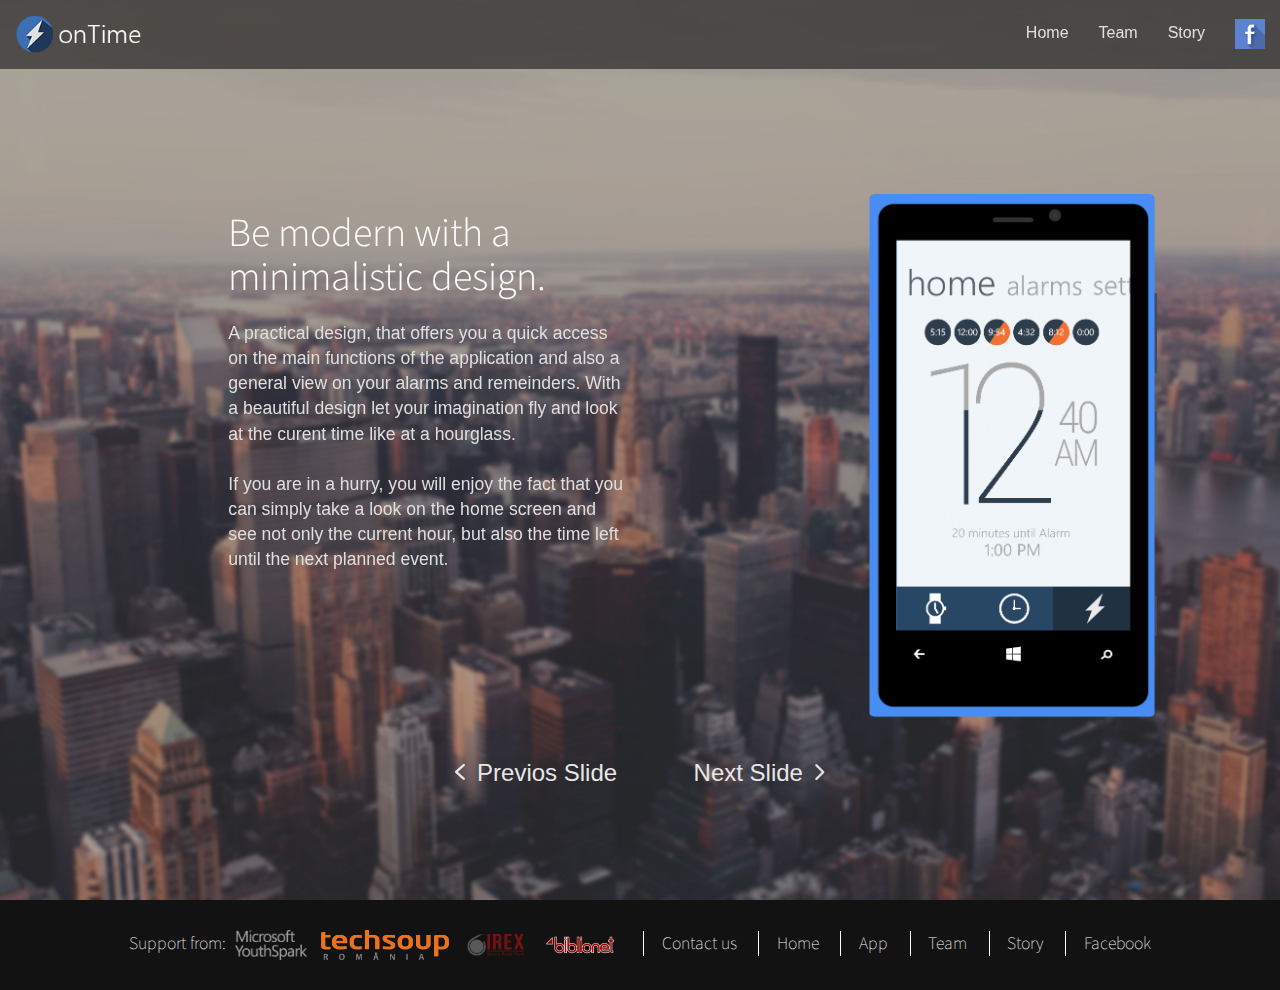
<file: app.html>
<!DOCTYPE html>

<html lang="en">
    <head>
        <meta charset="utf-8" />
        <!-- Favicon -->
        <link rel="apple-touch-icon" sizes="57x57" href="/apple-touch-icon-57x57.png">
        <link rel="apple-touch-icon" sizes="114x114" href="/apple-touch-icon-114x114.png">
        <link rel="apple-touch-icon" sizes="72x72" href="/apple-touch-icon-72x72.png">
        <link rel="apple-touch-icon" sizes="144x144" href="/apple-touch-icon-144x144.png">
        <link rel="apple-touch-icon" sizes="60x60" href="/apple-touch-icon-60x60.png">
        <link rel="apple-touch-icon" sizes="120x120" href="/apple-touch-icon-120x120.png">
        <link rel="apple-touch-icon" sizes="76x76" href="/apple-touch-icon-76x76.png">
        <link rel="apple-touch-icon" sizes="152x152" href="/apple-touch-icon-152x152.png">
        <link rel="apple-touch-icon" sizes="180x180" href="/apple-touch-icon-180x180.png">
        <link rel="icon" type="image/png" href="/favicon-192x192.png" sizes="192x192">
        <link rel="icon" type="image/png" href="/favicon-160x160.png" sizes="160x160">
        <link rel="icon" type="image/png" href="/favicon-96x96.png" sizes="96x96">
        <link rel="icon" type="image/png" href="/favicon-16x16.png" sizes="16x16">
        <link rel="icon" type="image/png" href="/favicon-32x32.png" sizes="32x32">
        <meta name="msapplication-TileColor" content="#00aba9">
        <meta name="msapplication-TileImage" content="/mstile-144x144.png">
        
        <title> onTime App </title>
        <meta name="description" content="onTime App is a project created by passionate teenagers in Opening Opportunities project."> 

        <!-- Google Fonts -->
        <link href='http://fonts.googleapis.com/css?family=Source+Sans+Pro:400,300' rel='stylesheet' type='text/css'>

        <!-- Bootstrap CSS -->
		<link href="bootstrap-3.2.0/css/bootstrap.css" rel="stylesheet">

        <!-- CSS -->
        <link rel="stylesheet" type="text/css" href="css/app.css">
        <link rel="stylesheet" type="text/css" href="css/slideshow.css">

       
        <!-- Phone prevent scaling -->
        <meta http-equiv="X-UA-Compatible" content="IE=edge"> 
		<meta name="viewport" content="width=device-width, initial-scale=1"> 
    </head>
    <body>
        <!-- Nav bar -->
        <nav class="navbar navbar-default navbar-fixed-top" role="navigation">
          <div class="container-fluid">
            
            <div class="navbar-header">
              <button type="button" class="navbar-toggle collapsed" data-toggle="collapse" data-target="#nav-colaps">
                <span class="sr-only">Toggle navigation</span>
                <span class="icon-bar"></span>
                <span class="icon-bar"></span>
                <span class="icon-bar"></span>
              </button>
                 <div itemscope itemtype="http://schema.org/Product">
                 <a class="navbar-brand" href="http://imalex.me/onTimeApp" itemprop="url"> <img src="images/logonav.png" alt="onTime App" itemprop="logo"> </a>
                 </div> <!-- end Product -->
            </div>
 
            <div class="collapse navbar-collapse text-center" id="nav-colaps">  

              <ul class="nav navbar-nav navbar-right">
                <li><a href="http://imalex.me/onTimeApp">Home</a></li>
                <li><a href="http://imalex.me/onTimeAppteam.html">Team</a></li>
                <li><a href="http://imalex.me/onTimeAppstory.html">Story</a></li>
                <li class="hidden-xs"><a href="https://www.facebook.com/OnTimeAppGroup" target="_blank"><img src="images/fbicon.png" alt="onTime Facebook"></a></li>
                <li class="visible-xs"><a href="https://www.facebook.com/OnTimeAppGroup" target="_blank"><img src="images/fbicon.png" alt="onTime Facebook"><span>Facebook</span></a></li>                  
              </ul>
            </div><!-- /.navbar-collapse -->
          </div><!-- /.container-fluid -->
        </nav>


        <div class="container-slideshow"> 
            <div itemscope itemtype="http://schema.org/Product">
            <div id="slideshow" class="owl-carousel">
                
                <div class="item">                     
                        <div class="col-md-offset-2 col-md-4 col-sm-offset-2 col-sm-5 col-xs-offset-3 col-xs-6 hidden-xs">
                            <h3 itemprop="description">Be modern with a minimalistic design.</h3>
                            <p>A practical design, that offers you a quick access on the main functions of the application and also a general view on your alarms and remeinders. With a beautiful design let your imagination fly and look at the curent time like at a hourglass.
                               <br><br> If you are in a hurry, you will enjoy the fact that you can simply take a look on the home screen and see not only the current hour, but also the time left until the next planned event.
                            </p>
                        </div>

                        <div class="col-md-offset-2 col-md-3 col-sm-offset-1 col-sm-3 col-xs-offset-4 col-xs-5">
                            <img src="images/wp/2.png" alt="onTime App" itemprop="image">
                        </div>
                        <div class="col-md-offset-2 col-md-3 col-sm-offset-1 col-sm-3 col-xs-offset-2 col-xs-8 visible-xs text-center">                            
                            <h3 itemprop="description">Be modern with a minimalistic design.</h3>
                            <p>A practical design, that offers you a quick access on the main functions of the application and also a general view on your alarms and remeinders. With a beautiful design let your imagination fly and look at the curent time like at a hourglass.
                               <br><br> If you are in a hurry, you will enjoy the fact that you can simply take a look on the home screen and see not only the current hour, but also the time left until the next planned event.
                            </p>
                        </div>                     
                </div> <!-- end item -->

                <div class="item">                                                                   
                        <div class="col-md-offset-2 col-md-3 col-sm-offset-3 col-sm-3 col-xs-offset-4 col-xs-5">
                            <img src="images/wp/3.png" alt="onTime App" itemprop="image">
                        </div>
                        <div class="col-md-offset-2 col-md-4 col-sm-offset-1 col-sm-4 col-xs-offset-3 col-xs-6 hidden-xs">
                            <h3 itemprop="description">Set&Go: Be ahead of time!</h3>
                            <p>We develop carefully and acurately this quick alarm so you can manage your time better. Don't waste important moments on a thing that can be solved in less than some seconds. Just introduce the hour in special designed spaces and let us do the rest.
                            </p>
                        </div> 
                        <div class="col-md-offset-2 col-md-3 col-sm-offset-2 col-sm-3 col-xs-offset-2 col-xs-8 visible-xs text-center">
                            <h3 itemprop="description">Set&Go: Be ahead of time!</h3>
                            <p>We develop carefully and acurately this quick alarm so you can manage your time better. Don't waste important moments on a thing that can be solved in less than some seconds. Just introduce the hour in special designed spaces and let us do the rest.
                            </p>
                        </div>                     
                </div> <!-- end item -->
                
                <div class="item">                     
                        <div class="col-md-offset-2 col-md-4 col-sm-offset-2 col-sm-5 col-xs-offset-3 col-xs-6 hidden-xs">
                            <h3 itemprop="description">Set an alarm with complex settings and many more.</h3>
                            <p>
                            You have your schedule set for tommorow, you know exactly at what time to wake up, so all you need in this situation is an extra help with the timing. Set an alarm and your morning can be more funnier when you can add a special message for the sleepy self, or you can simply enjoy 5 more minutes of sleep by setting a snooze.
                            </p>
                        </div>
                        <div class="col-md-offset-2 col-md-3 col-sm-offset-1 col-sm-3 col-xs-offset-4 col-xs-5">
                            <img src="images/wp/4.png" alt="onTime App" itemprop="image">
                        </div>
                        <div class="col-md-offset-2 col-md-3 col-sm-offset-1 col-sm-3 col-xs-offset-2 col-xs-8 visible-xs text-center">                            
                            <h3 itemprop="description">Set an alarm with complex settings and many more.</h3>
                            <p>
                            You have your schedule set for tommorow, you know exactly at what time to wake up, so all you need in this situation is an extra help with the timing. Set an alarm and your morning can be more funnier when you can add a special message for the sleepy self, or you can simply enjoy 5 more minutes of sleep by setting a snooze.
                            </p>
                        </div>                     
                </div> <!-- end item -->

                <div class="item">                                                                    
                        <div class="col-md-offset-2 col-md-3 col-sm-offset-3 col-sm-3 col-xs-offset-4 col-xs-5">
                            <img src="images/wp/5.png" alt="onTime App" itemprop="image">
                        </div>
                        <div class="col-md-offset-2 col-md-4 col-sm-offset-1 col-sm-4 col-xs-offset-3 col-xs-6 hidden-xs">
                            <h3 itemprop="description">A simple way to remember the important events of your day.</h3>
                            <p>
                            Life is too short to worry that you may have forgotten something. Don't let the big things waiting, by spending time on something we can work out for you. We develop a function where you can set with only one touch either in how much time you want to be remeinded, or at what hour. But this is not all, if you need an extra time before the hour set as remeinder, you can choose to to attentioned with an earlier alarm.
                            </p>
                        </div> 
                        <div class="col-md-offset-2 col-md-3 col-sm-offset-2 col-sm-4 col-xs-offset-2 col-xs-8 visible-xs text-center">
                            <h3 itemprop="description">A simple way to remember the important events of your day. </h3>
                            <p>
                            Life is too short to worry that you may have forgotten something. Don't let the big things waiting, by spending time on something we can work out for you. We develop a function where you can set with only one touch either in how much time you want to be remeinded, or at what hour. But this is not all, if you need an extra time before the hour set as remeinder, you can choose to to attentioned with an earlier alarm.
                            </p>
                        </div>                     
                </div> <!-- end item -->
                
                <div class="item">                    
                        <div class="col-md-offset-2 col-md-4 col-sm-offset-2 col-sm-5 col-xs-offset-3 col-xs-6 hidden-xs">
                            <h3 itemprop="description">Innovative way to discover ideal hours to sleep.</h3>
                            <p>
                            It is already 2 a.m. and you have an important meeting at the first hour in the morning ?  Using onTime app, you don't have to worry anymore. We have developed a feature which calculates for you the hour for going to sleep, or the hour for waking up, so you can be fully rested next morning. 
                            </p>
                        </div>
                        <div class="col-md-offset-2 col-md-3 col-sm-offset-1 col-sm-3 col-xs-offset-4 col-xs-5">
                            <img src="images/wp/8.png" alt="onTime App" itemprop="image">
                        </div>
                        <div class="col-md-offset-2 col-md-3 col-sm-offset-1 col-sm-3 col-xs-offset-2 col-xs-8 visible-xs text-center">                            
                            <h3 itemprop="description">Innovative way to discover ideal hours to sleep.</h3>
                            <p>
                            It is already 2 a.m. and you have an important meeting at the first hour in the morning ?  Using onTime app, you don't have to worry anymore. We have developed a feature which calculates for you the hour for going to sleep, or the hour for waking up, so you can be fully rested next morning. 
                            </p>
                        </div>
                     
                </div> <!-- end item -->

                <div class="item">                                                                    
                        <div class="col-md-offset-2 col-md-3 col-sm-offset-3 col-sm-3 col-xs-offset-4 col-xs-5">
                            <img src="images/wp/7.png" alt="onTime App" itemprop="image">
                        </div>
                        <div class="col-md-offset-2 col-md-4 col-sm-offset-1 col-sm-4 col-xs-offset-3 col-xs-6 hidden-xs">
                            <h3 itemprop="description">The night has never been brighter.</h3>
                            <p>
                            onTime app never stops taking care of you, even if you are asleep. The brightness of the screen is adapted for the case  you  wake up in the middle of the night in order to check the hour, so  your eyes will be protected and also will be able to nottice how much time is left until the next alarm.
                            </p>
                        </div>
                        <div class="col-md-offset-2 col-md-3 col-sm-offset-2 col-sm-3 col-xs-offset-2 col-xs-8 visible-xs text-center">
                            <h3 itemprop="description">The night has never been brighter.</h3>
                            <p>
                            onTime app never stops taking care of you, even if you are asleep. The brightness of the screen is adapted for the case  you  wake up in the middle of the night in order to check the hour, so  your eyes will be protected and also will be able to nottice how much time is left until the next alarm.
                            </p>
                        </div>                     
                </div> <!-- end item -->
                
            </div> <!-- end slideshow-->
            </div> <!-- end Thing -->

            <div class="pag-nav col-md-12 text-center">
                <img class="pag-prev" src="images/arrow.png" alt="Prev slide">
                <p class="pag-prev">Previos Slide</p>
                <p class="pag-next">Next Slide</p>
                <img class="pag-next" src="images/arrow.png" alt="Next slide">
            </div>
        </div> <!-- .container-s -->

        <footer>
            <div class="container-footer col-md-12 text-center">
                <span>Support from:</span>
                <ul class="support-logo">
                    <li> <a href="http://www.microsoft.com/ro-ro/" target="_blank"> <img src="images/footer/logos/msf.png" alt="Microsoft Romania"> </a> </li>
                    <li> <a href="https://www.techsoup.ro/" target="_blank"> <img src="images/footer/logos/techsoup.png" alt="Techsoup Romania"> </a> </li>
                    <li> <a href="http://www.irex.org/region/romania" target="_blank"> <img src="images/footer/logos/irex.png" alt="IREX Romania"> </a> </li>  
                    <li> <a href="http://www.biblionet.ro/" target="_blank"> <img src="images/footer/logos/biblionet.png" alt="Biblionet Romania"> </a> </li>                    
                </ul> <!-- end .support-logo -->
                <ul class="footer-links">
                    <li> <a href="mailto:contact.ontimeapp@gmail.com"> Contact us </a> </li>
                    <li> <a href="http://imalex.me/onTimeApp"> Home </a> </li>
                    <li> <a href="http://imalex.me/onTimeAppapp.html"> App </a> </li>
                    <li> <a href="http://imalex.me/onTimeAppteam.html"> Team </a> </li>
                    <li> <a href="http://imalex.me/onTimeAppstory.html"> Story </a> </li>
                    <li> <a href="https://www.facebook.com/OnTimeAppGroup" target="_blank"> Facebook </a> </li>
                </ul> <!-- end .footer-links -->
            </div> <!-- end .container-footer -->
        </footer>
        
        

        <!-- SCRIPTS -->
        <script type="text/javascript" src="http://code.jquery.com/jquery-1.11.1.min.js"></script>
        <script src="bootstrap-3.2.0/js/bootstrap.min.js"></script>
        <script type="text/javascript" src="js/app.js"></script>
        
        <!-- SLIDESHOW -->
        <script type="text/javascript" src="js/owl.carousel.min.js"></script>

        <!-- Start of StatCounter Monitor -->
        <script type="text/javascript">
        var sc_project=9862154; 
        var sc_invisible=1; 
        var sc_security="549b85ef"; 
        var scJsHost = (("https:" == document.location.protocol) ?
        "https://secure." : "http://www.");
        document.write("<sc"+"ript type='text/javascript' src='" +
        scJsHost+
        "statcounter.com/counter/counter.js'></"+"script>");
        </script>
        <noscript><div class="statcounter"><a title="web stats"
        href="http://statcounter.com/free-web-stats/"
        target="_blank"><img class="statcounter"
        src="http://c.statcounter.com/9862154/0/549b85ef/1/"
        alt="web stats"></a></div></noscript>
        <!-- End of StatCounter Code for Monitor -->
    </body>
</html>
</file>
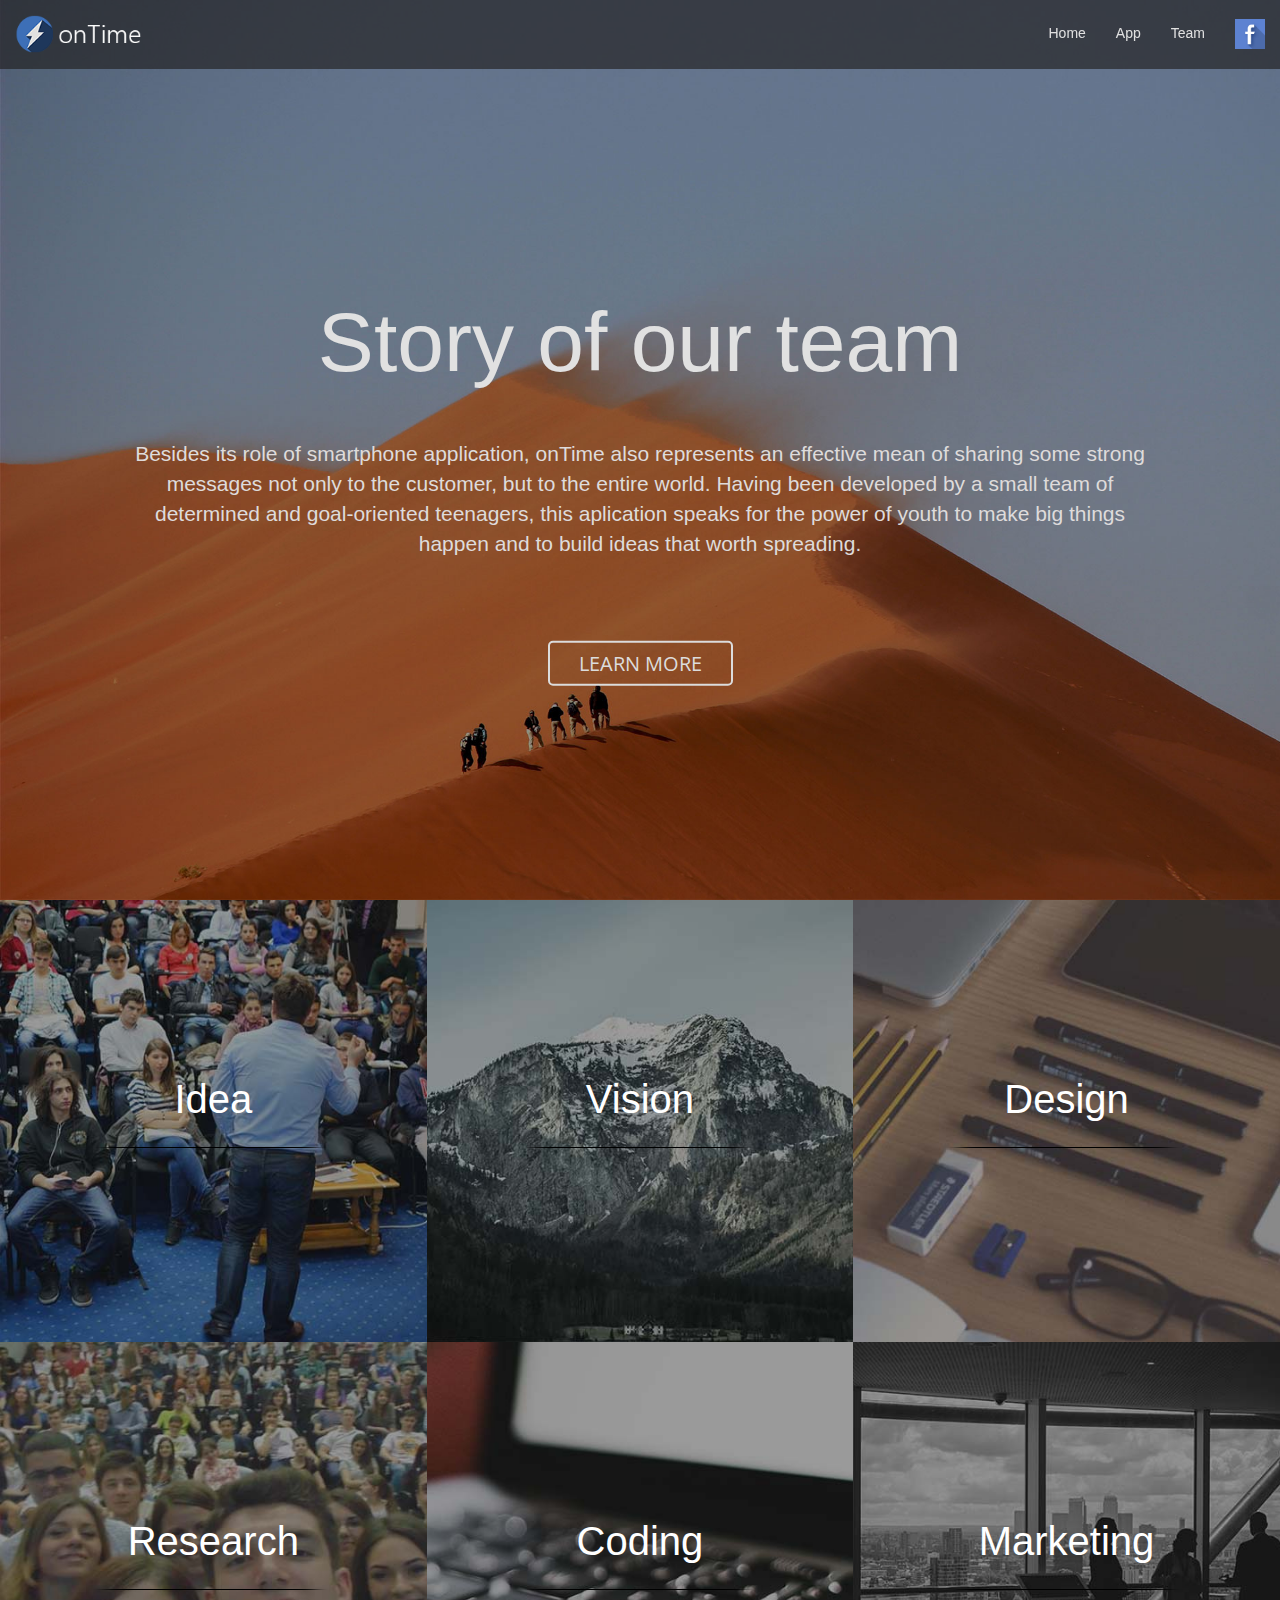
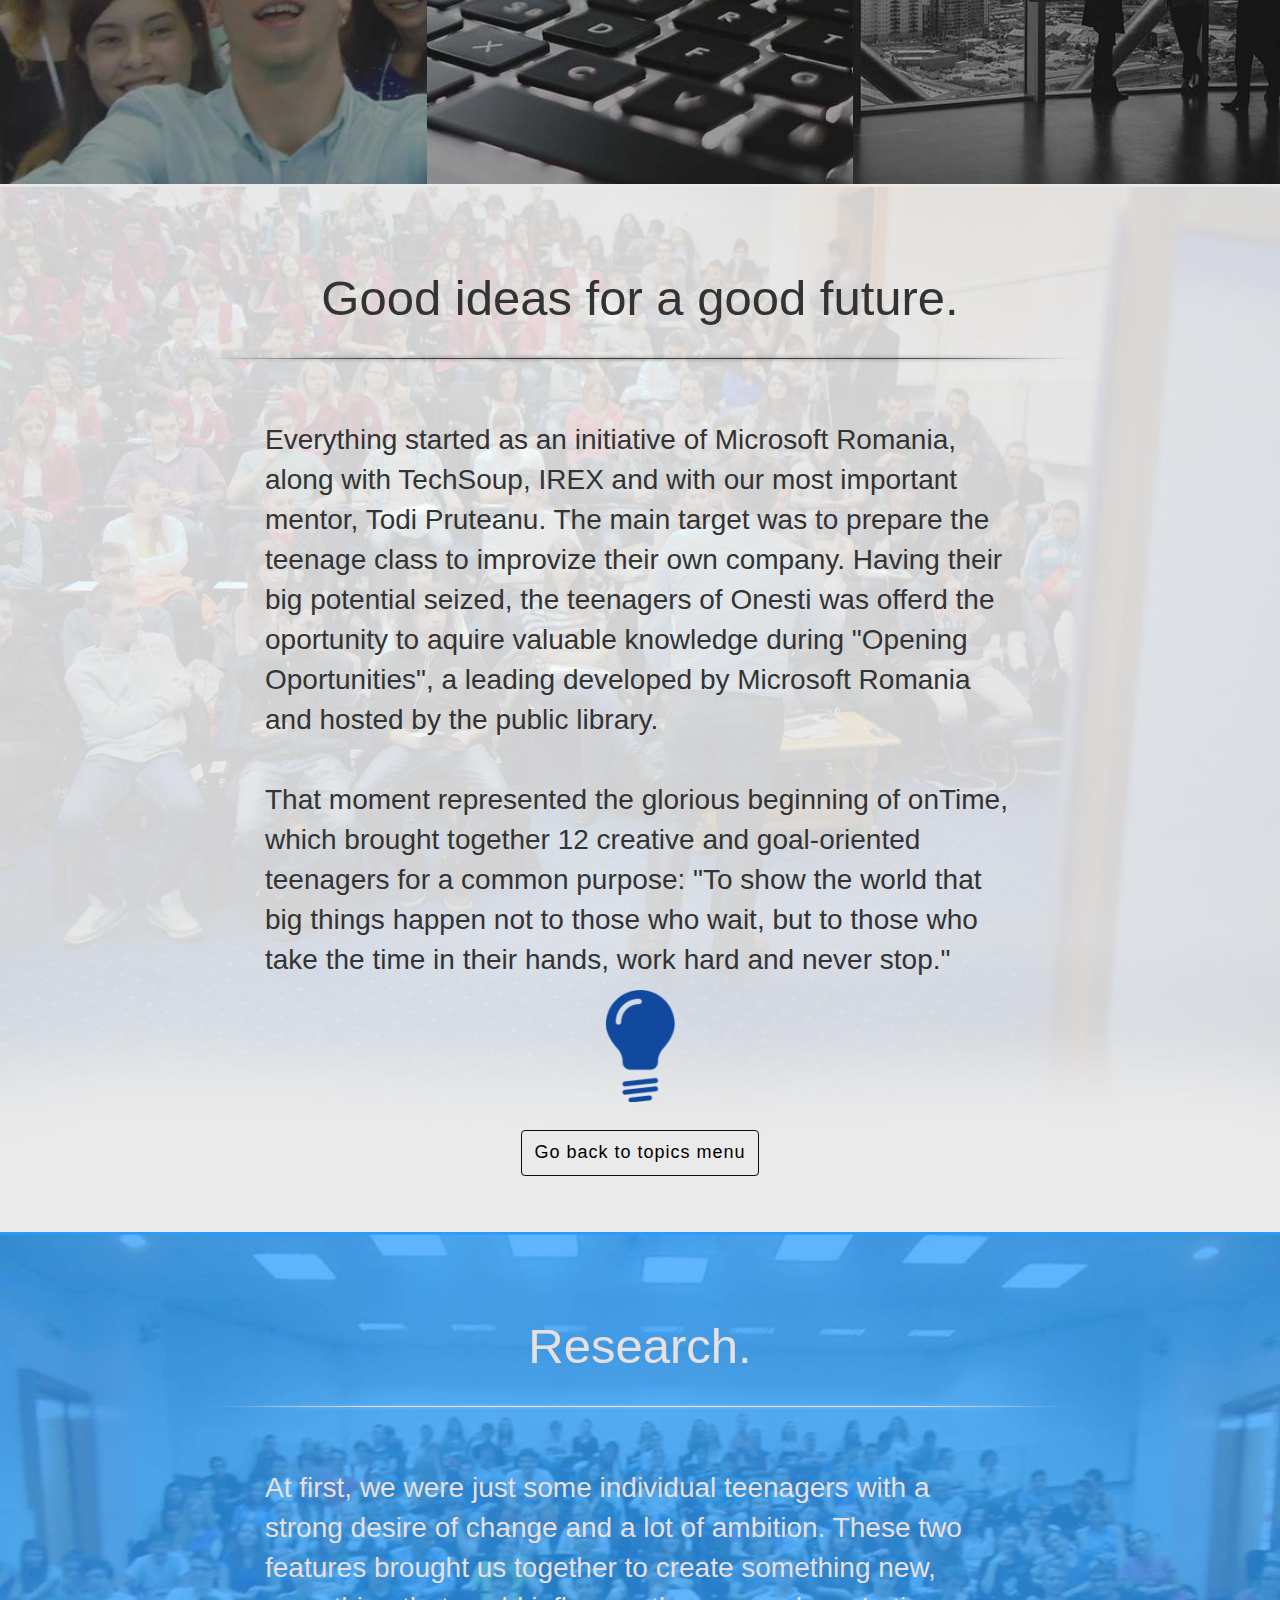
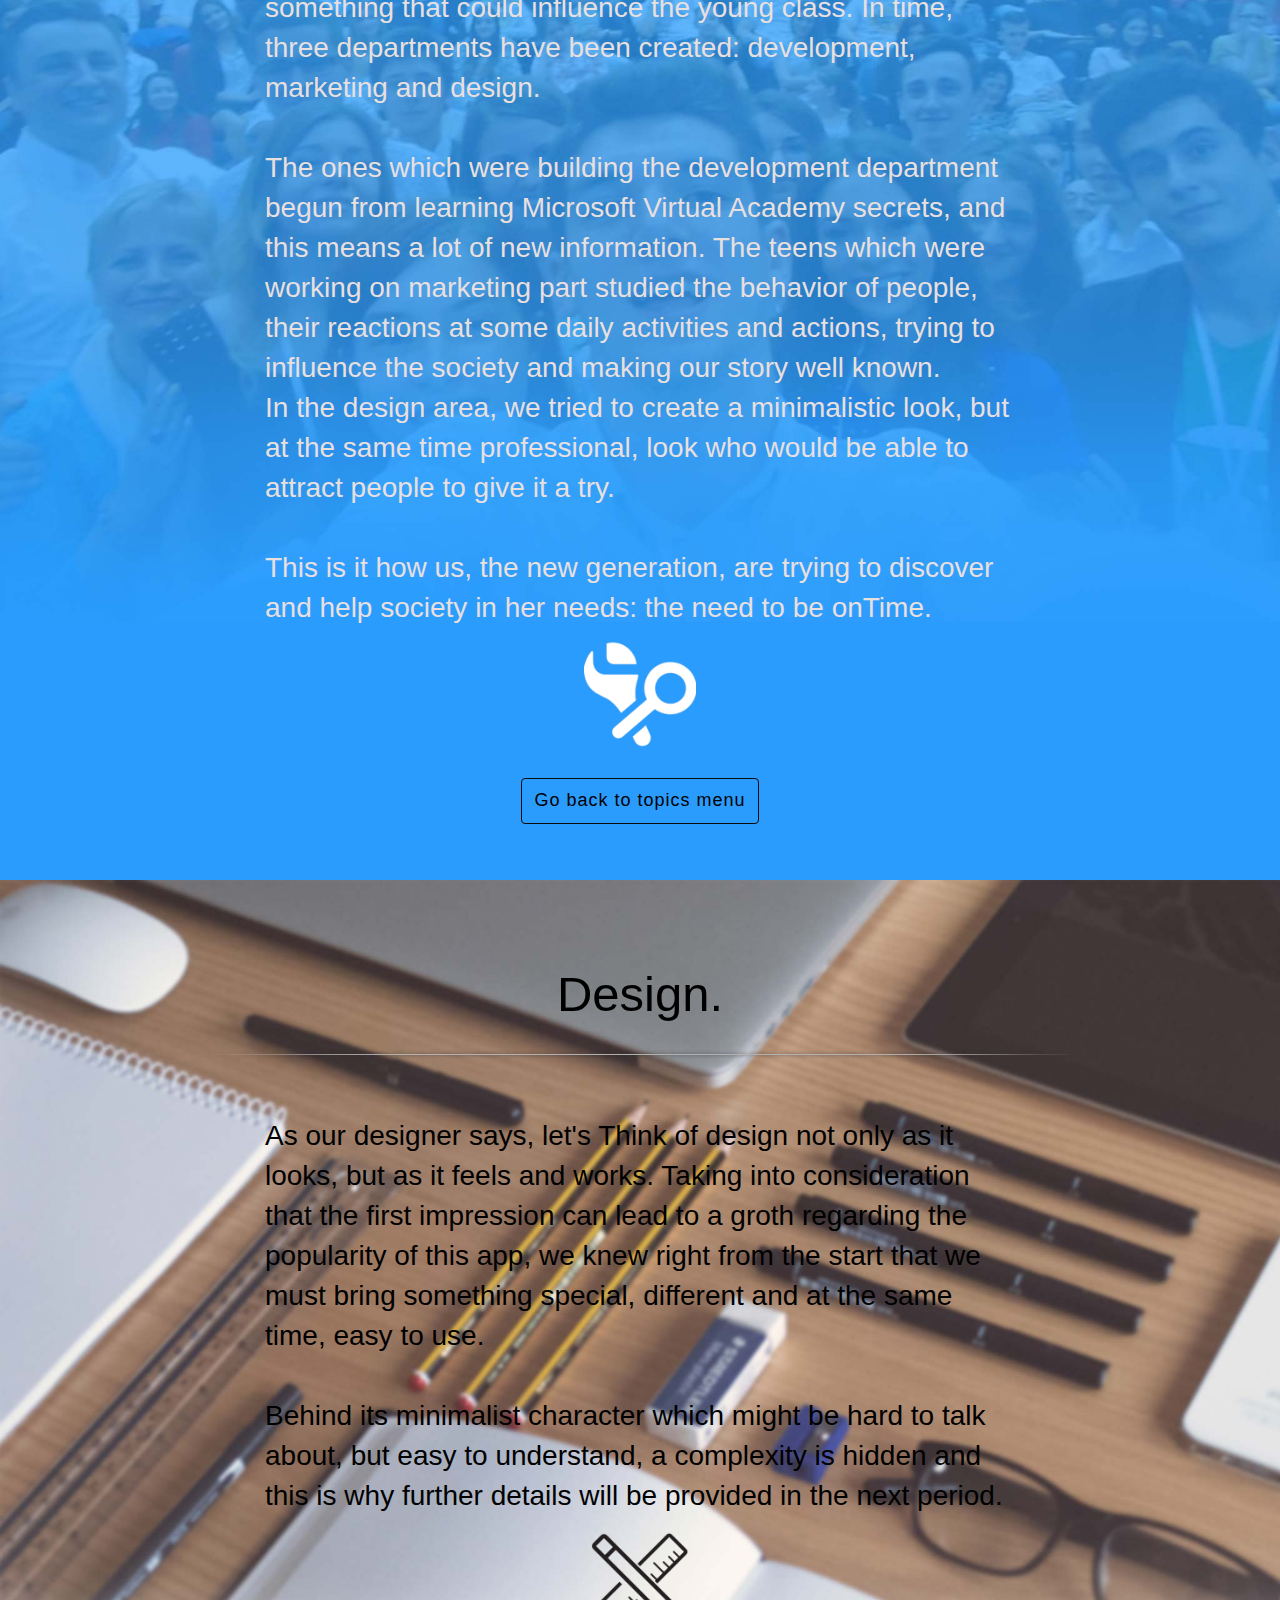
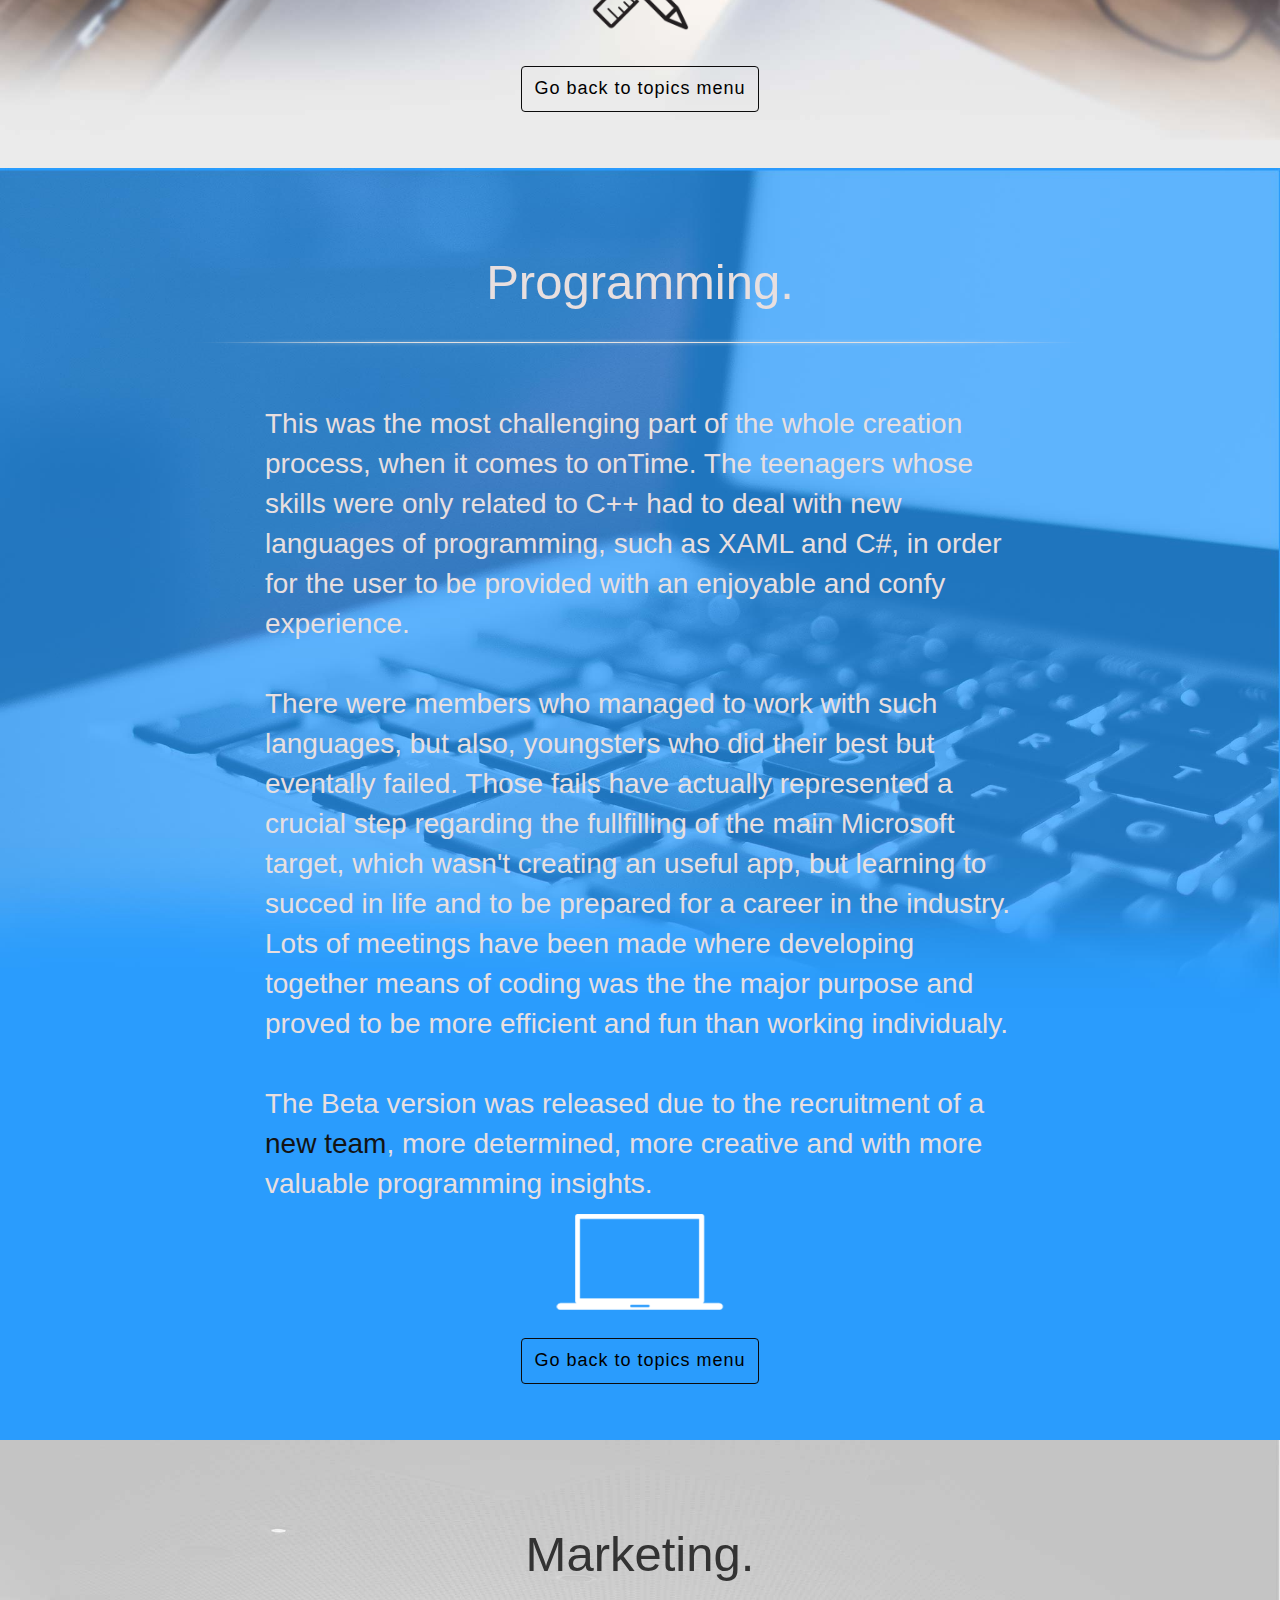
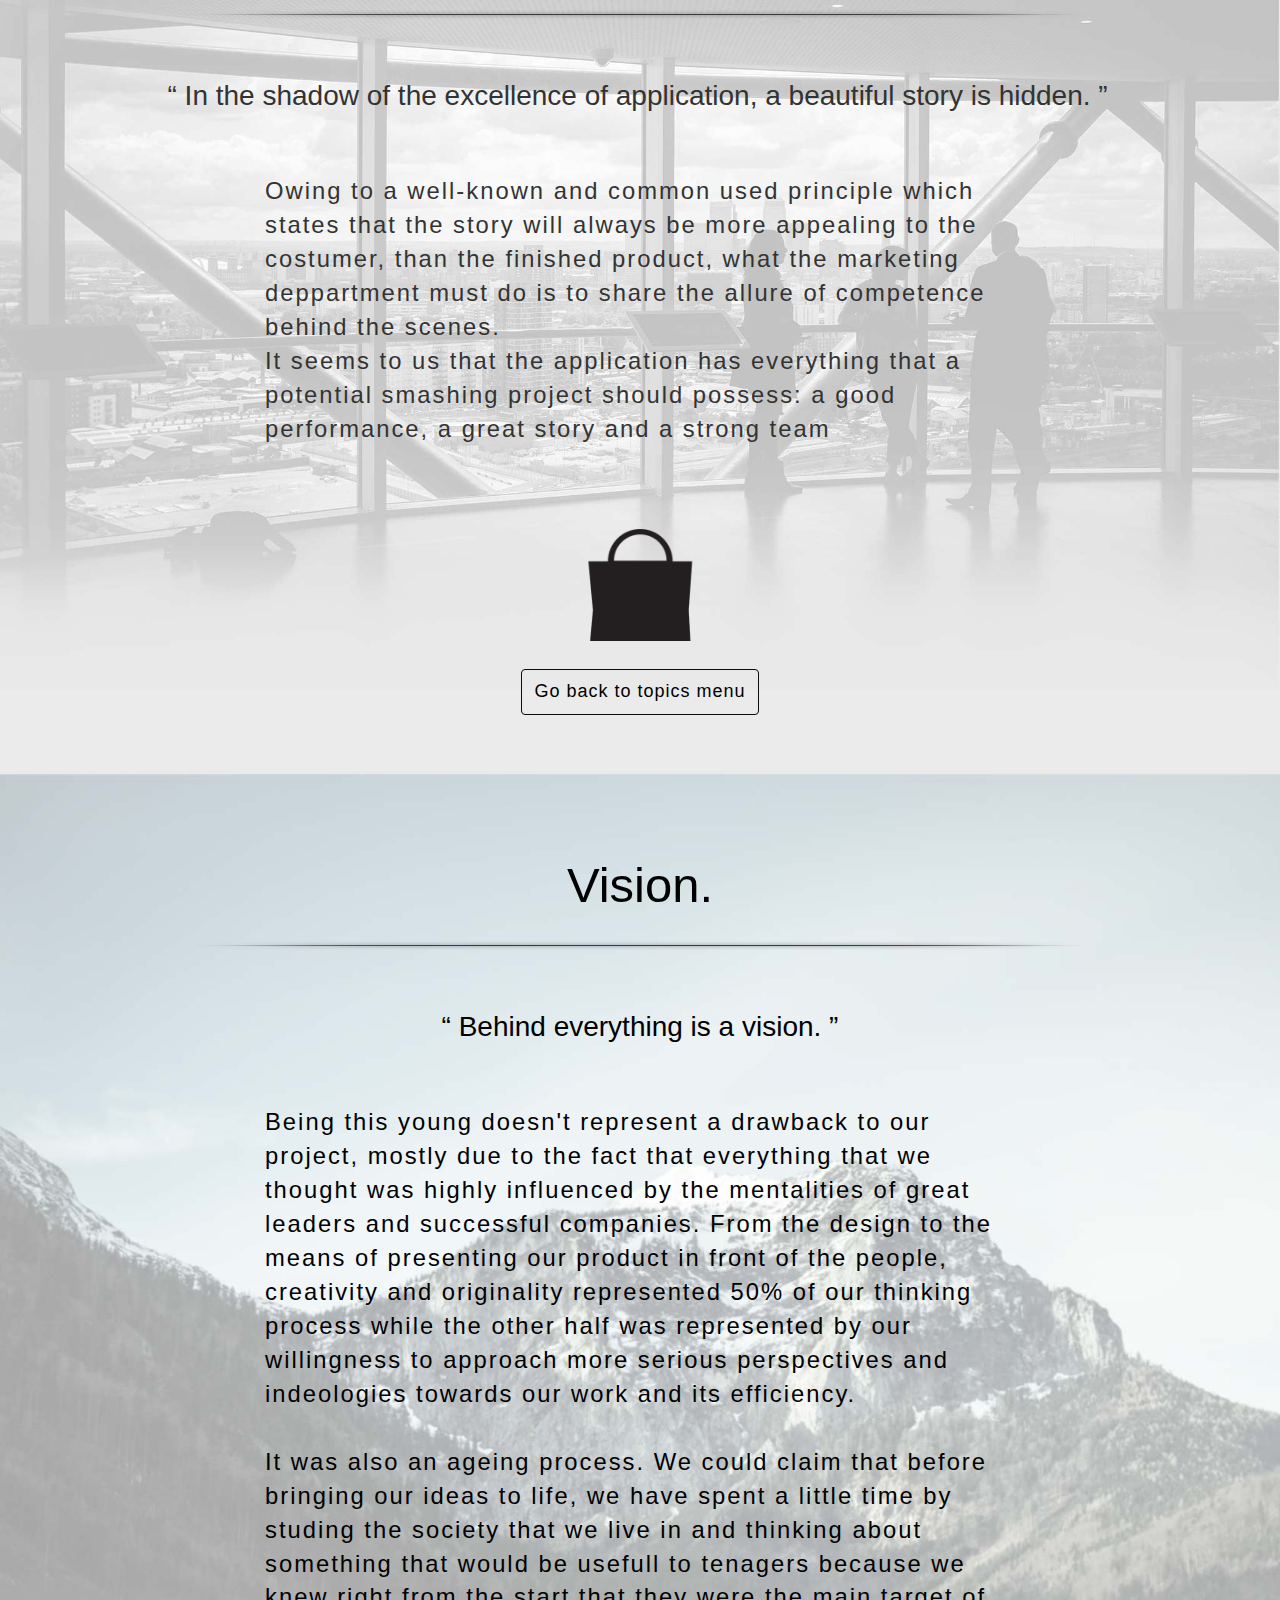
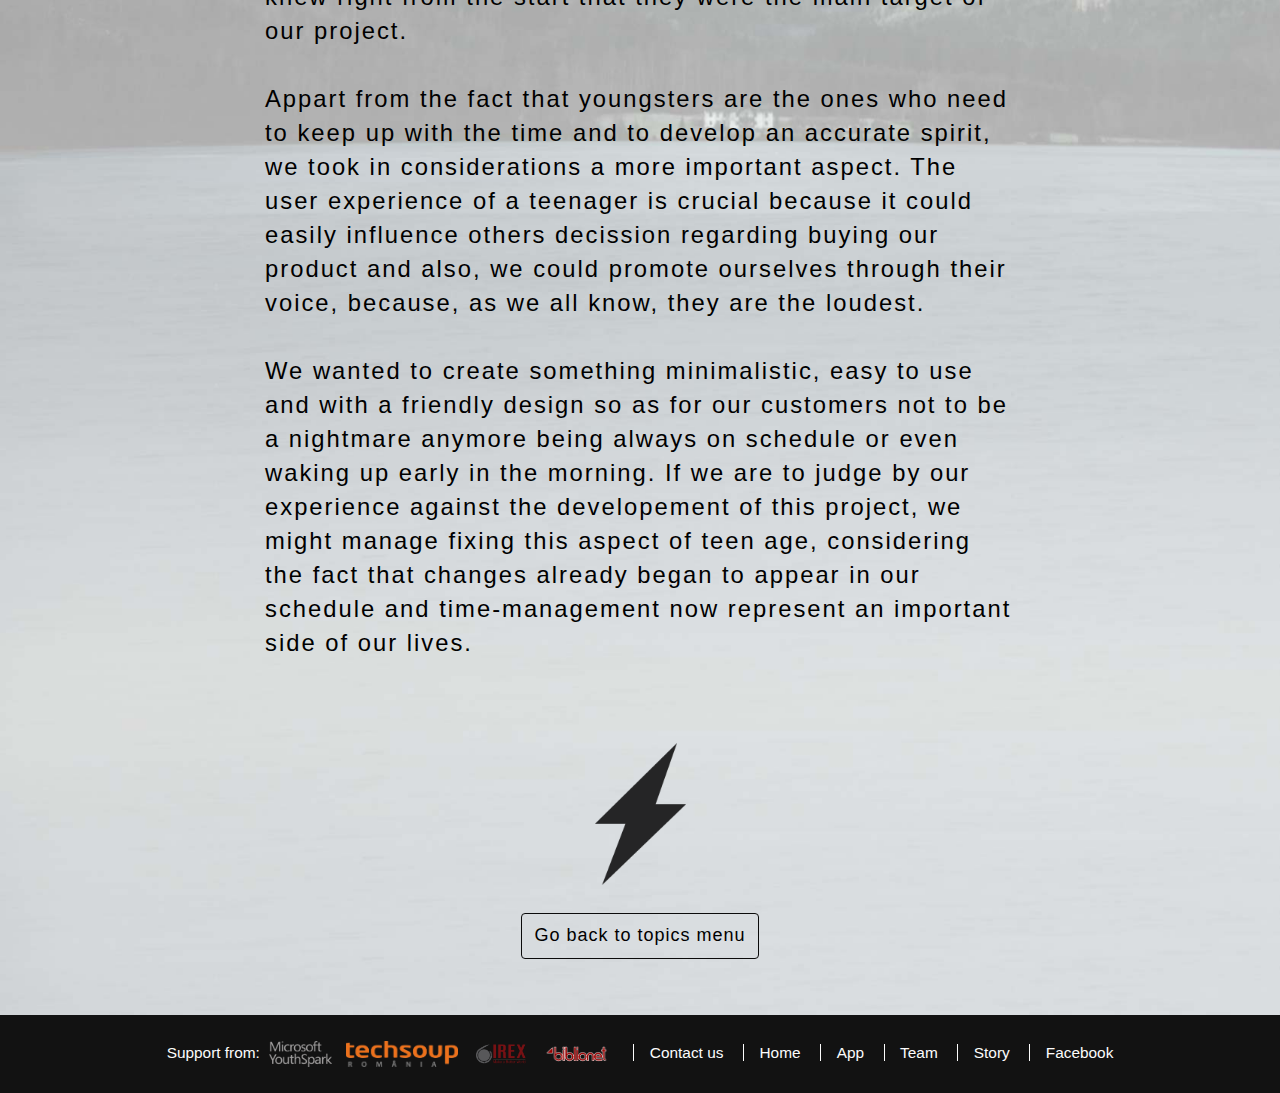
<file: story.html>
<!DOCTYPE HTML>
<html>
<head>
    <meta charset="utf-8">
    <meta name="viewport" content="width=device-width, initial-scale=1, maximum-scale=1">

    <title>onTime Story</title>

    <!-- Favicon -->
        <link rel="apple-touch-icon" sizes="57x57" href="/apple-touch-icon-57x57.png">
        <link rel="apple-touch-icon" sizes="114x114" href="/apple-touch-icon-114x114.png">
        <link rel="apple-touch-icon" sizes="72x72" href="/apple-touch-icon-72x72.png">
        <link rel="apple-touch-icon" sizes="144x144" href="/apple-touch-icon-144x144.png">
        <link rel="apple-touch-icon" sizes="60x60" href="/apple-touch-icon-60x60.png">
        <link rel="apple-touch-icon" sizes="120x120" href="/apple-touch-icon-120x120.png">
        <link rel="apple-touch-icon" sizes="76x76" href="/apple-touch-icon-76x76.png">
        <link rel="apple-touch-icon" sizes="152x152" href="/apple-touch-icon-152x152.png">
        <link rel="apple-touch-icon" sizes="180x180" href="/apple-touch-icon-180x180.png">
        <link rel="icon" type="image/png" href="/favicon-192x192.png" sizes="192x192">
        <link rel="icon" type="image/png" href="/favicon-160x160.png" sizes="160x160">
        <link rel="icon" type="image/png" href="/favicon-96x96.png" sizes="96x96">
        <link rel="icon" type="image/png" href="/favicon-16x16.png" sizes="16x16">
        <link rel="icon" type="image/png" href="/favicon-32x32.png" sizes="32x32">
        <meta name="msapplication-TileColor" content="#00aba9">
        <meta name="msapplication-TileImage" content="/mstile-144x144.png">

    <link rel="stylesheet" type="text/css" href="http://yui.yahooapis.com/3.3.0/build/cssreset/reset-min.css">


    <link rel="stylesheet" type="text/css" href="css/story.css">
    <link href="//fonts.googleapis.com/css?family=Open+Sans:300italic,300,400italic,400,600italic,600,700italic,700,800italic,800" rel="stylesheet" type="text/css">

    <!-- Bootstrap CSS -->
    <link href="bootstrap-3.2.0/css/bootstrap.css" rel="stylesheet"> 


    <script type="text/javascript" src="http://ajax.googleapis.com/ajax/libs/jquery/1.7.2/jquery.min.js"></script>

    <script type="text/javascript" src="js/js_story.js"></script>
    <script src="bootstrap-3.2.0/js/bootstrap.min.js"></script>
    <script type="text/javascript" src="js/jquery.stellar.min.js"></script>
    <script type="text/javascript" src="js/waypoints.min.js"></script>
    <script type="text/javascript" src="js/jquery.easing.1.3.js"></script>
    <script type='text/javascript' src='js/jquery.queryloader2.js'></script>
    <script type="text/javascript" src="js/waypoints.min.js"></script> 


</head>
    <body>

     <!-- Nav bar -->
        <nav class="navbar navbar-default navbar-fixed-top" role="navigation">
          <div class="container-fluid">
            
            <div class="navbar-header">
              <button type="button" class="navbar-toggle collapsed" data-toggle="collapse" data-target="#nav-colaps">
                <span class="sr-only">Toggle navigation</span>
                <span class="icon-bar"></span>
                <span class="icon-bar"></span>
                <span class="icon-bar"></span>
              </button>
                 <div itemscope itemtype="http://schema.org/Product">
                 <a class="navbar-brand" href="http://imalex.me/onTimeApp" itemprop="url"> <img src="images/logonav.png" alt="onTime App" itemprop="logo"> </a>
                 </div> <!-- end Product -->
            </div>
 
            <div class="collapse navbar-collapse text-center" id="nav-colaps">  

              <ul class="nav navbar-nav navbar-right">
                <li><a href="http://imalex.me/onTimeApp">Home</a></li>
                <li><a href="http://imalex.me/onTimeAppapp.html">App</a></li>
                <li><a href="http://imalex.me/onTimeAppteam.html">Team</a></li>
                <li class="hidden-xs"><a href="https://www.facebook.com/OnTimeAppGroup" target="_blank"><img src="images/fbicon.png" alt="onTime Facebook"></a></li>
                <li class="visible-xs"><a href="https://www.facebook.com/OnTimeAppGroup" target="_blank"><img src="images/fbicon.png" alt="onTime Facebook"><span>Facebook</span></a></li>
                  
              </ul>
            </div><!-- /.navbar-collapse -->
          </div><!-- /.container-fluid -->
      </nav>


        <div class="slide" id="slide1" data-slide="1" data-stellar-background-ratio="1">
        <div class="wrapper">
            <div class="col-12">
		        <h1 id="storyTeam">Story of our team</h1>
            </div> <!-- end col-12 -->

            <div class="textStory hidden-xs">
            Besides its role of smartphone application, onTime also represents an effective mean of sharing some strong messages not only to the customer, but to the entire world. Having been developed by a small team of determined and goal-oriented teenagers, this aplication speaks for the power of youth to make big things happen and to build ideas that worth spreading.
            </div>
            <div class="button2" id="button_learn_1" data-slide="2">LEARN MORE</div>
         </div>
       
     	 </div>

	</div><!--End Slide 1-->
   	    <div class="slide" id="slide2" data-slide="2" data-stellar-background-ratio="0.5">
        
                <div class="boxes">
                     <div id="box1" class="button2" data-slide="3"><div class="content">Idea</div> <div class="extra"><img class="hr-menu" src="/images/story/hr/hr-menu.png" alt="hr"/> Lorem ipsum dolor sit amet, consectetur adipiscing elit. Aliquam vitae metus nec arcu tristique imperdiet.</div> </div>
                     <div id="box2" class="button2" data-slide="4"><div class="content">Vision</div> <div class="extra"><img class="hr-menu" src="/images/story/hr/hr-menu.png" alt="hr"/> Lorem ipsum dolor sit amet, consectetur adipiscing elit. Aliquam vitae metus nec arcu tristique imperdiet. </div> </div>
                     <div id="box3" class="button2" data-slide="5"><div class="content">Design</div> <div class="extra"><img class="hr-menu" src="/images/story/hr/hr-menu.png" alt="hr"/> Lorem ipsum dolor sit amet, consectetur adipiscing elit. Aliquam vitae metus nec arcu tristique imperdiet. </div> </div>
                     <div id="box4" class="button2" data-slide="6"><div class="content">Research</div> <div class="extra"><img class="hr-menu" src="/images/story/hr/hr-menu.png" alt="hr"/> Lorem ipsum dolor sit amet, consectetur adipiscing elit. Aliquam vitae metus nec arcu tristique imperdiet </div> </div>
                     <div id="box5" class="button2" data-slide="7"><div class="content">Coding</div> <div class="extra"><img class="hr-menu" src="/images/story/hr/hr-menu.png" alt="hr"/> Lorem ipsum dolor sit amet, consectetur adipiscing elit. Aliquam vitae metus nec arcu tristique imperdiet. </div> </div>
                     <div id="box6" class="button2" data-slide="8"><div class="content">Marketing</div> <div class="extra"><img class="hr-menu" src="/images/story/hr/hr-menu.png" alt="hr"/> Lorem ipsum dolor sit amet, consectetur adipiscing elit. Aliquam vitae metus nec arcu tristique imperdiet.</div> </div>
                </div>     
     
         </div>     
	</div><!--End Slide 2-->
    <!---
    	<div class="slide" id="slide3" data-slide="3" data-stellar-background-ratio="1">
            <div class="slideTitle">
                
                <img src="/images/story/titles/title-idea.png" class="slideTitleImg" alt="das"/>

                <img src="/images/story/hr/hr-slides-white.png" class="slideTitleHr" alt="hr" />
            
                
                <div class="button2" id="buttonGoTop" data-slide="2">Go back to topics menu</div>
            </div>
           

	</div><!--End Slide 3-->
    
    <!-- IDEA OF CREATION -->
    <div class="topic-container idea">
        <div class="container">
            <div class="row">
                <div class="col-md-12 text-center"> 
                    <h3>Good ideas for a good future.</h3> 
                    <img src="/images/story/hr/hr-slides-white.png" class="slideTitleHr" alt="hr" />
                </div>
                <!--
                <p class="col-md-offset-1 col-md-10">
                “ This is Photoshop's version  of Lorem Ipsum. Proin gravida nibh vel velit auctor aliquet. Aenean sollicitudin, lorem quis bibendum auctor, nisi elit consequat ipsum. ”
                </p>
                -->
                <p class="col-md-offset-2 col-md-8">
                    Everything started as an initiative of Microsoft Romania, along with TechSoup, IREX and with our most important mentor, Todi Pruteanu. The main target was to prepare the teenage class to improvize their own company. Having their big potential seized, the teenagers of Onesti was offerd the oportunity to aquire valuable knowledge during "Opening Oportunities", a leading developed by Microsoft Romania and hosted by the public library. 
                    <br> <br>That moment represented the glorious beginning of onTime, which brought together 12 creative and goal-oriented teenagers for a common purpose: "To show the world that big things happen not to those who wait, but to those who take the time in their hands, work hard and never stop." 
                </p>

                <div class="col-md-12">
                    <img class="icon-topic" src="images/story/icons/icon-idea.png">
                </div>
                <button id="buttonGoTop" class="btn btn-black button2" data-slide="2" type="button">
                     <h4 style="color: black;"> Go back to topics menu </h4>
                </button>                
            </div> <!-- end row-->             
        </div> <!-- end .container-->    
    </div> <!-- end .topic-container-->


    <!-- Research -->
    <div class="topic-container research">
        <div class="container">
            <div class="row">
                <div class="col-md-12 text-center"> 
                    <h3>Research.</h3> 
                    <img src="/images/story/hr/hr-slides-blue.png" class="slideTitleHr" alt="hr" />
                </div>
                <!--
                <p class="col-md-offset-1 col-md-10">
                “ This is Photoshop's version  of Lorem Ipsum. Proin gravida nibh vel velit auctor aliquet. Aenean sollicitudin, lorem quis bibendum auctor, nisi elit consequat ipsum. ”
                </p>
                -->

                <p class="col-md-offset-2 col-md-8">
                    At first, we were just some individual teenagers with a strong desire of change and a lot of ambition. These two features brought us together to create something new, something that could influence the young class. In time, three departments have been created:  development, marketing and design. 
                    <br><br>The ones which were building the development department begun from learning Microsoft Virtual Academy secrets, and this means a lot of new information. The teens which were working on marketing part studied the behavior of people, their reactions at some daily activities and actions, trying to influence the society and making our story well known. 
                    <br>In the design area, we tried to create a minimalistic look, but at the same time professional, look who would be able to attract people to give it a try. 
                    <br><br>This is it how us, the new generation, are trying to discover and help society in her needs: the need to be onTime.
                </p>
                <div class="col-md-12">
                    <img class="icon-topic" src="images/story/icons/icon-research.png">
                </div>
                <button id="buttonGoTop" class="btn btn-black button2" data-slide="2" type="button">
                     <h4 style="color: black;"> Go back to topics menu </h4>
                </button>                
            </div> <!-- end row-->             
        </div> <!-- end .container-->    
    </div> <!-- end .topic-container-->


    <!-- Design -->
    <div class="topic-container design">
        <div class="container">
            <div class="row">
                <div class="col-md-12 text-center"> 
                    <h3>Design.</h3> 
                    <img src="/images/story/hr/hr-slide-design.png" class="slideTitleHr" alt="hr" />
                </div>
                <!--
                <p class="col-md-offset-1 col-md-10">
                “ This is Photoshop's version  of Lorem Ipsum. Proin gravida nibh vel velit auctor aliquet. Aenean sollicitudin, lorem quis bibendum auctor, nisi elit consequat ipsum. ”
                </p>
                -->
                <p class="col-md-offset-2 col-md-8">
                    As our designer says, let's Think of design not only as it looks, but as it feels and works. Taking into consideration that the first impression can lead to a groth regarding the popularity of this app, we knew right from the start that we must bring something special, different and at the same time, easy to use.
                    <br><br>Behind its minimalist character which might be hard to talk about, but easy to understand, a complexity is hidden and this is why further details will be provided in the next period.
                </p>
                <div class="col-md-12">
                    <img class="icon-topic" src="images/story/icons/icon-design.png">
                </div>
                <button id="buttonGoTop" class="btn btn-black button2" data-slide="2" type="button">
                     <h4 style="color: black;"> Go back to topics menu </h4>
                </button>                
            </div> <!-- end row-->             
        </div> <!-- end .container-->    
    </div> <!-- end .topic-container-->


    <!-- Programming -->
    <div class="topic-container programming">
        <div class="container">
            <div class="row">
                <div class="col-md-12 text-center"> 
                    <h3>Programming.</h3> 
                    <img src="/images/story/hr/hr-slides-blue.png" class="slideTitleHr" alt="hr" />
                </div>
                <!--
                <p class="col-md-offset-1 col-md-10">
                “ This is Photoshop's version  of Lorem Ipsum. Proin gravida nibh vel velit auctor aliquet. Aenean sollicitudin, lorem quis bibendum auctor, nisi elit consequat ipsum. ”
                </p>
                -->
                <p class="col-md-offset-2 col-md-8">
                    This was the most challenging part of the whole creation process, when it comes to onTime. The teenagers whose skills were only related to C++ had to deal with new languages of programming, such as XAML and C#, in order for the user to be provided with an enjoyable and confy experience. 
                    <br><br> There were members who managed to work with such languages, but also, youngsters who did their best but eventally failed. Those fails have actually represented a crucial step regarding the fullfilling of the main Microsoft target, which wasn't creating an useful app, but learning to succed in life and to be prepared for a career in the industry. Lots of meetings have been made where developing together means of coding was the the major purpose and proved to be more efficient and fun than working individualy. 
                    <br><br>The Beta version was released due to the recruitment of a <a href="http://imalex.me/onTimeAppteam.html"> new team</a>, more determined, more creative and with more valuable programming insights. 
                </p>

                <div class="col-md-12">
                    <img id="icon-code" class="icon-topic" src="images/story/icons/icon-code.png">
                </div>
                <button id="buttonGoTop" class="btn btn-black button2" data-slide="2" type="button">
                     <h4 style="color: black;"> Go back to topics menu </h4>
                </button>                
            </div> <!-- end row-->             
        </div> <!-- end .container-->    
    </div> <!-- end .topic-container-->


    <!-- Marketing -->
    <div class="topic-container marketing">
        <div class="container">
            <div class="row">
                <div class="col-md-12 text-center"> 
                    <h3>Marketing.</h3> 
                    <img src="/images/story/hr/hr-slides-white.png" class="slideTitleHr" alt="hr" />
                </div>

                <p class="col-md-offset-1 col-md-10">
                “ In the shadow of the excellence of application, a beautiful story is hidden. ”
                </p>

                <p class="col-md-offset-2 col-md-8">
                    
                    Owing to a well-known and common used principle which states that the story will always be more appealing to the costumer, than the finished product, what the marketing deppartment must do is to share the allure of competence behind the scenes. 
                    <br> It seems to us that the application has everything that a potential smashing project should possess: a good performance, a great story and a strong team 
                </p>

                <div class="col-md-12">
                    <img class="icon-topic" src="images/story/icons/icon-marketing.png">
                </div>
                <button id="buttonGoTop" class="btn btn-black button2" data-slide="2" type="button">
                     <h4 style="color: black;"> Go back to topics menu </h4>
                </button>                
            </div> <!-- end row-->             
        </div> <!-- end .container-->    
    </div> <!-- end .topic-container-->


    <!-- Vision -->
    <div class="topic-container vision">
        <div class="container">
            <div class="row">
                <div class="col-md-12 text-center"> 
                    <h3>Vision.</h3> 
                    <img src="/images/story/hr/hr-slides-white.png" class="slideTitleHr" alt="hr" />
                </div>
                
                <p class="col-md-offset-1 col-md-10 text-center">
                “ Behind everything is a vision. ”
                </p>

                <p class="col-md-offset-2 col-md-8">
                    Being this young doesn't represent a drawback to our project, mostly due to the fact that everything that we thought was highly influenced by the mentalities of great leaders and successful companies. From the design to the means of presenting our product in front of the people, creativity and originality represented 50% of our thinking process while the other half was represented by our willingness to approach more serious perspectives and indeologies towards our work and its efficiency. 
                    
                    <br><br>It was also an ageing process. We could claim that before bringing our ideas to life, we have spent a little time by studing the society that we live in and thinking about something that would be usefull to tenagers because we knew right from the start that they were the main target of our project. 
                    
                     <br><br>Appart from the fact that youngsters are the ones who need to keep up with the time and to develop an accurate spirit, we took in considerations a more important aspect. The user experience of a teenager is crucial because it could easily influence others decission regarding buying our product and also, we could promote ourselves through their voice, because, as we all know, they are the loudest. 
                    
                     <br><br>We wanted to create something minimalistic, easy to use and with a friendly design so as for our customers not to be a nightmare anymore being always on schedule or even waking up early in the morning. If we are to judge by our experience against the developement of this project, we might manage fixing this aspect of teen age, considering the fact that changes already began to appear in our schedule and time-management now represent an important side of our lives.
                </p>
                
                <div class="col-md-12">
                    <img id="icon-vision" class="icon-topic" src="images/story/icons/icon-vision.png">
                </div>
                <button id="buttonGoTop" class="btn btn-black button2" data-slide="2" type="button">
                     <h4 style="color: black;"> Go back to topics menu </h4>
                </button>                
            </div> <!-- end row-->             
        </div> <!-- end .container-->    
    </div> <!-- end .topic-container-->


        <footer>
            <div class="container-footer col-md-12 text-center">
                <span>Support from:</span>
                <ul class="support-logo">
                    <li> <a href="http://www.microsoft.com/ro-ro/" target="_blank"> <img src="images/footer/logos/msf.png" alt="Microsoft Romania"> </a> </li>
                    <li> <a href="https://www.techsoup.ro/" target="_blank"> <img src="images/footer/logos/techsoup.png" alt="Techsoup Romania"> </a> </li>
                    <li> <a href="http://www.irex.org/region/romania" target="_blank"> <img src="images/footer/logos/irex.png" alt="IREX Romania"> </a> </li>  
                    <li> <a href="http://www.biblionet.ro/" target="_blank"> <img src="images/footer/logos/biblionet.png" alt="Biblionet Romania"> </a> </li>                     
                </ul> <!-- end .support-logo -->
                <ul class="footer-links">
                    <li> <a href="mailto:contact.ontimeapp@gmail.com"> Contact us </a> </li>
                    <li> <a href="http://imalex.me/onTimeApp"> Home </a> </li>
                    <li> <a href="http://imalex.me/onTimeAppapp.html"> App </a> </li>
                    <li> <a href="http://imalex.me/onTimeAppteam.html"> Team </a> </li>
                    <li> <a href="http://imalex.me/onTimeAppstory.html"> Story </a> </li>
                    <li> <a href="https://www.facebook.com/OnTimeAppGroup" target="_blank"> Facebook </a> </li>
                </ul> <!-- end .footer-links -->
            </div> <!-- end .container-footer -->
        </footer> 
        
        <!-- Start of StatCounter Monitor -->
        <script type="text/javascript">
        var sc_project=9862154; 
        var sc_invisible=1; 
        var sc_security="549b85ef"; 
        var scJsHost = (("https:" == document.location.protocol) ?
        "https://secure." : "http://www.");
        document.write("<sc"+"ript type='text/javascript' src='" +
        scJsHost+
        "statcounter.com/counter/counter.js'></"+"script>");
        </script>
        <noscript><div class="statcounter"><a title="web stats"
        href="http://statcounter.com/free-web-stats/"
        target="_blank"><img class="statcounter"
        src="http://c.statcounter.com/9862154/0/549b85ef/1/"
        alt="web stats"></a></div></noscript>
        <!-- End of StatCounter Code for Monitor -->       
           
    </body>
</html>
</file>
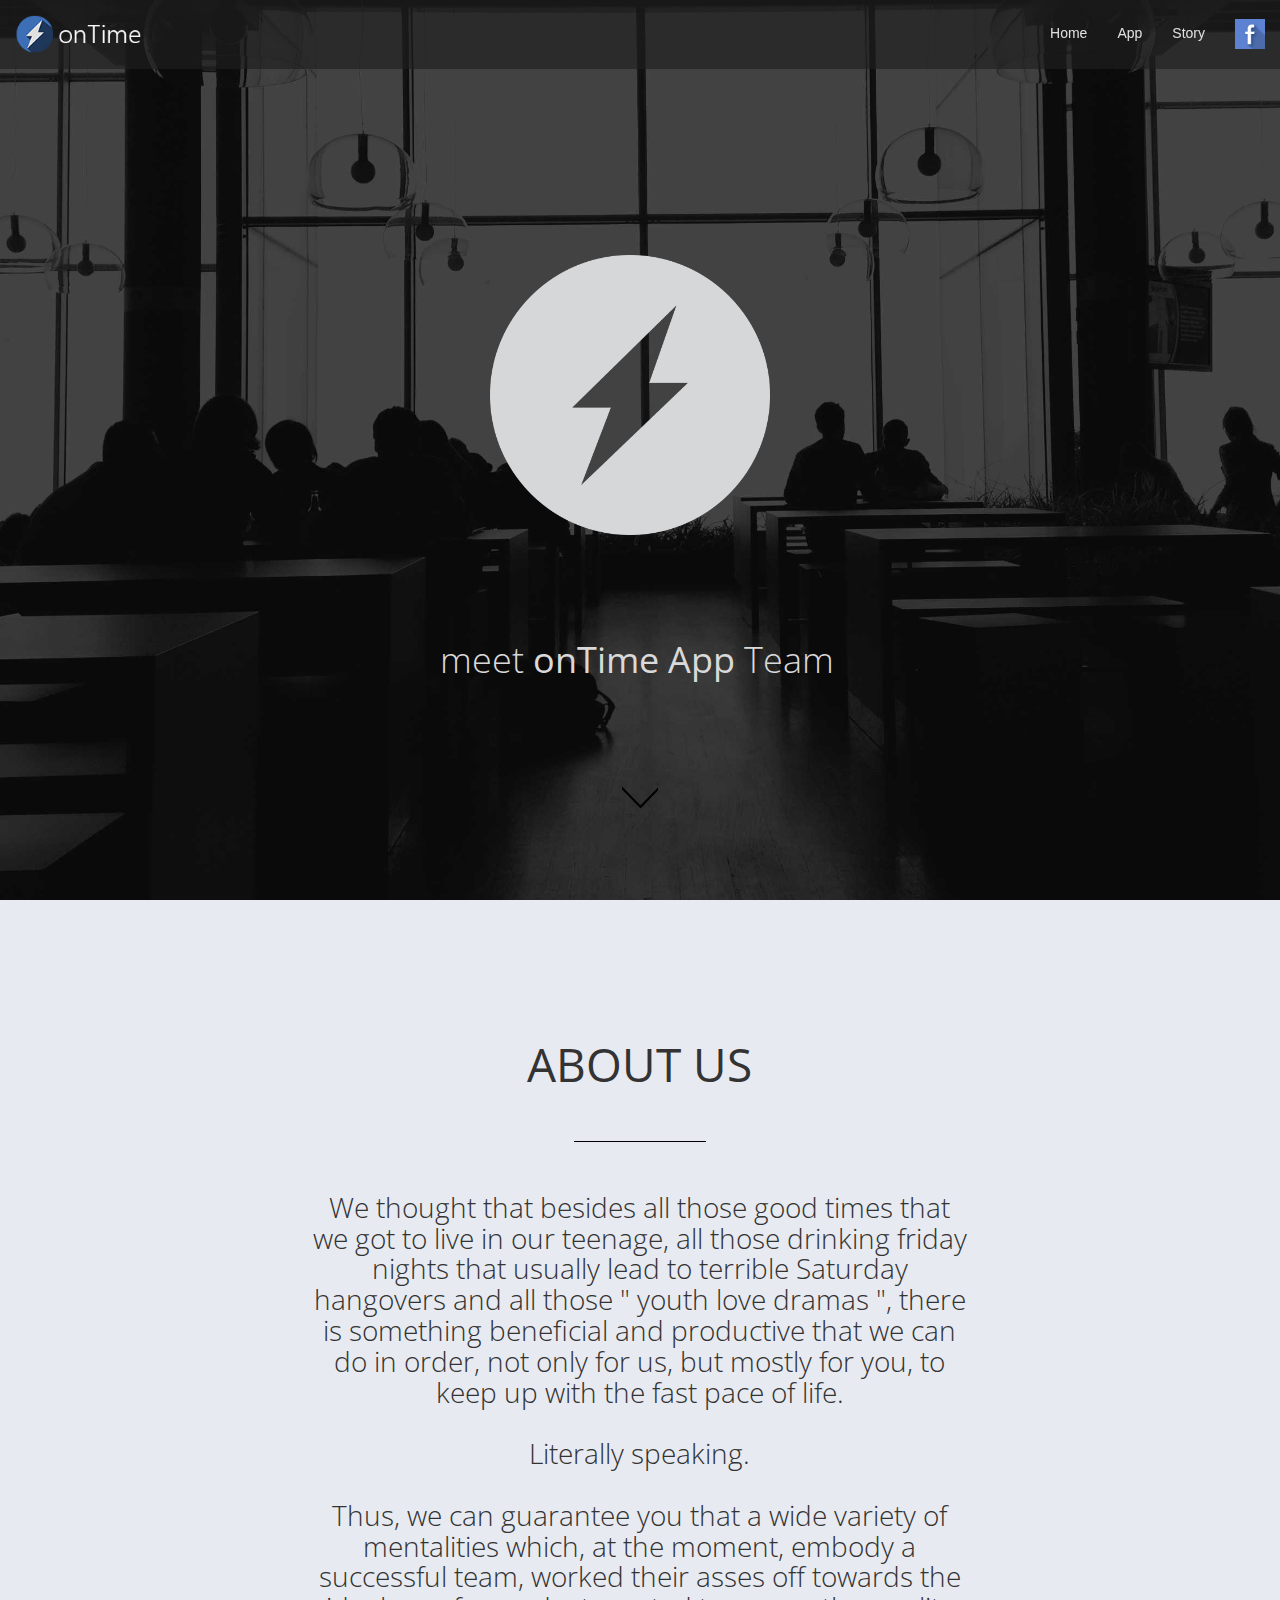
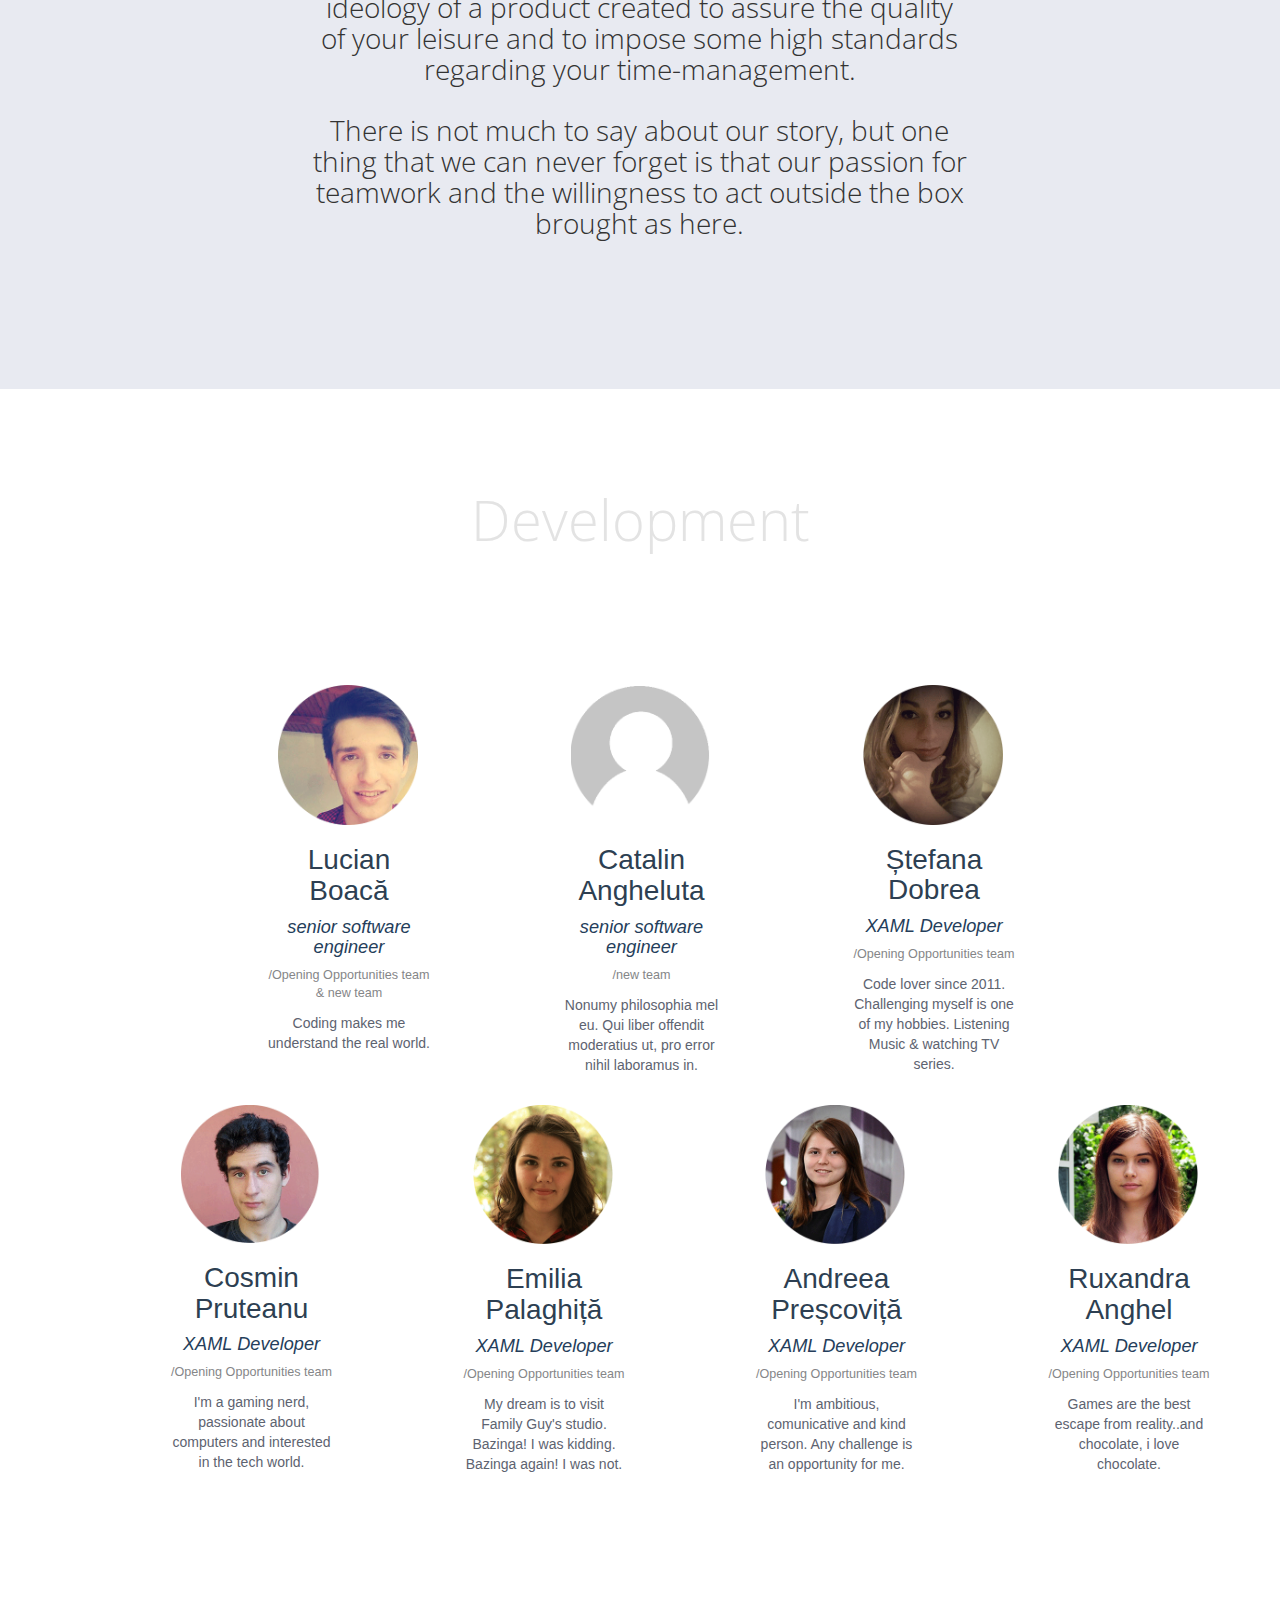
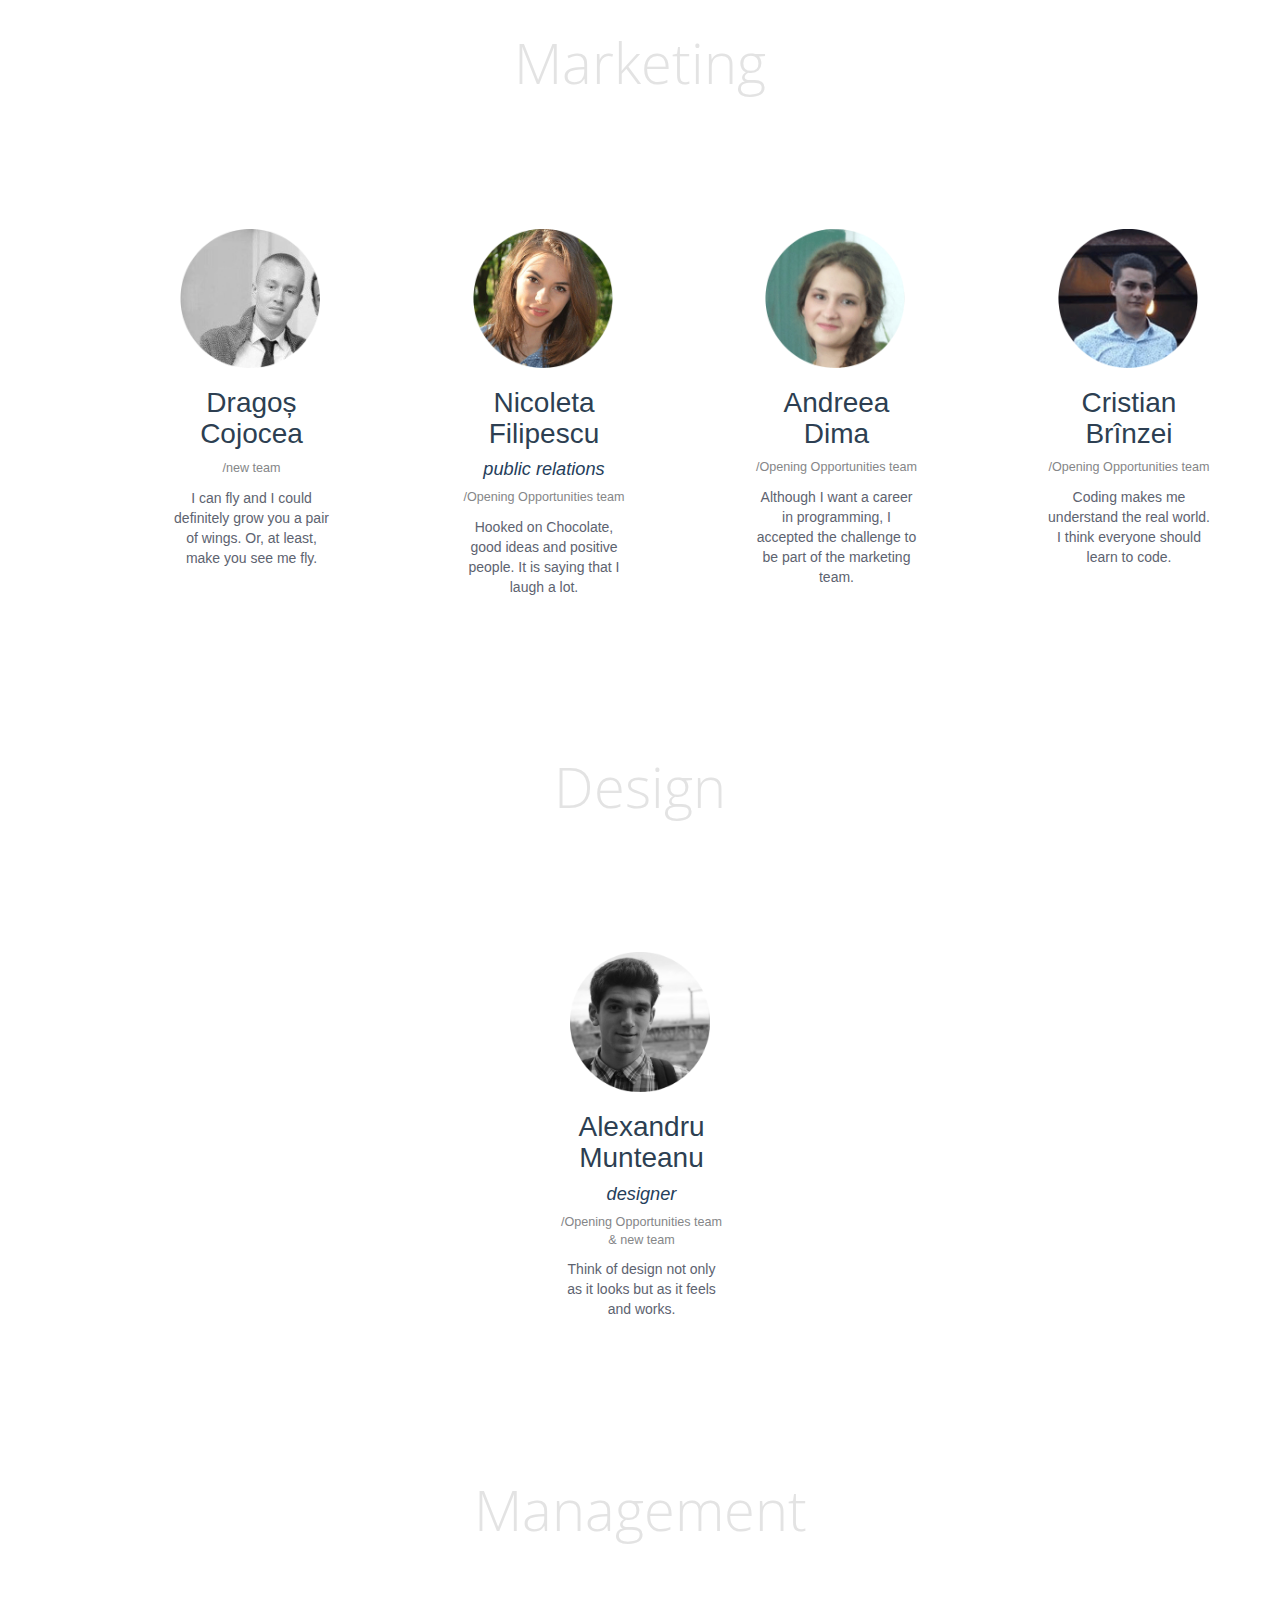
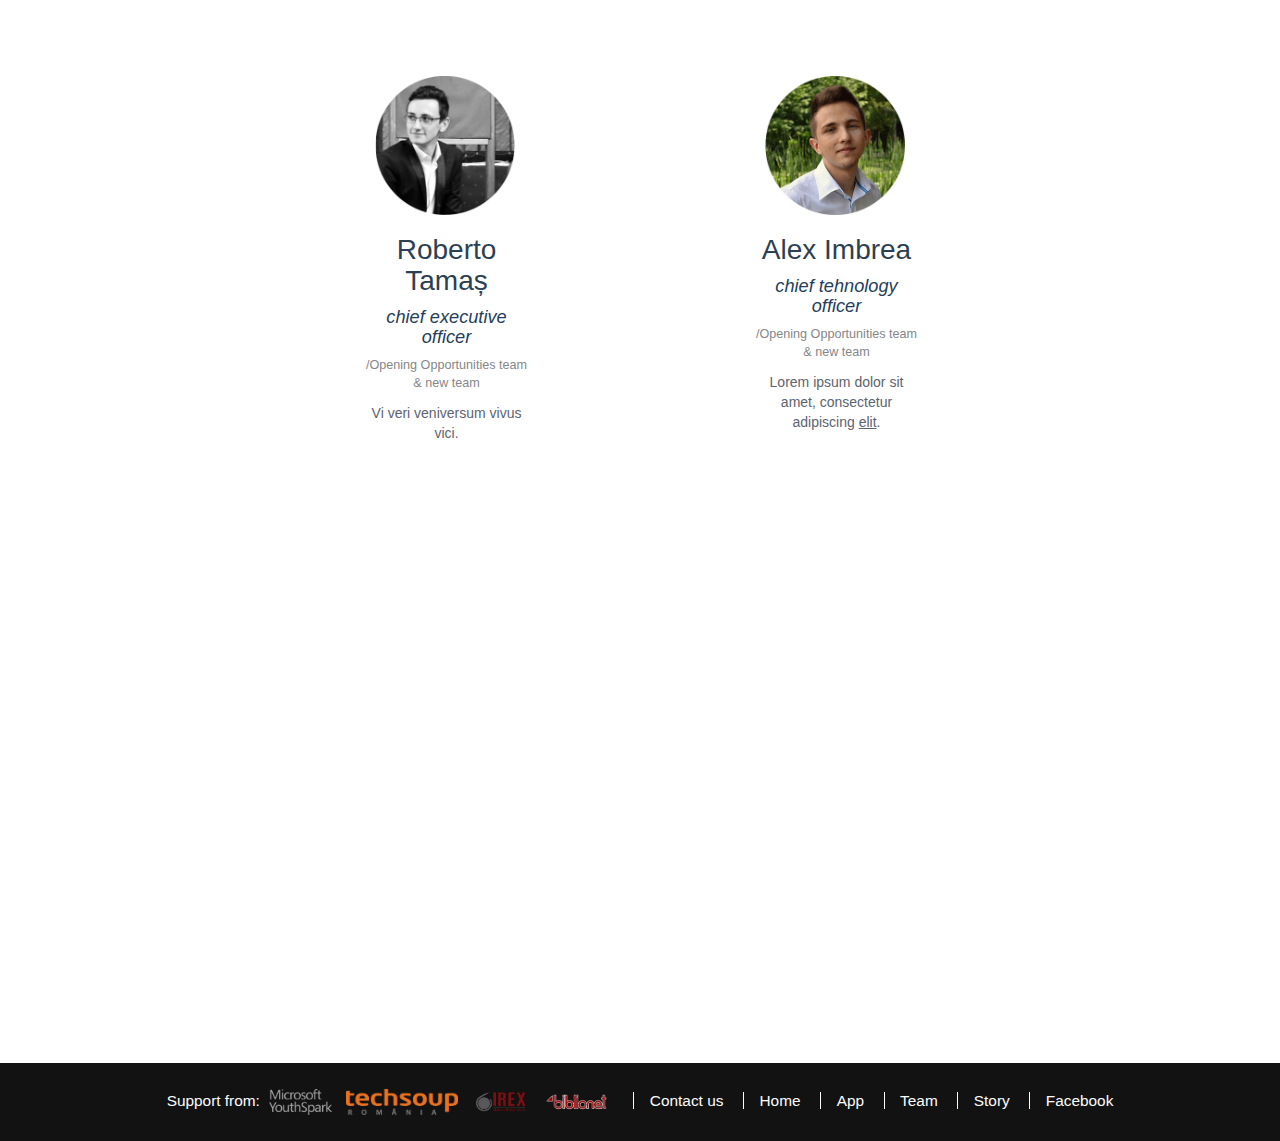
<file: team.html>
<!DOCTYPE HTML>
<html>
<head>
    <meta charset="utf-8">
    <meta name="viewport" content="width=device-width, initial-scale=1, maximum-scale=1">
    <!-- Favicon -->
        <link rel="apple-touch-icon" sizes="57x57" href="/apple-touch-icon-57x57.png">
        <link rel="apple-touch-icon" sizes="114x114" href="/apple-touch-icon-114x114.png">
        <link rel="apple-touch-icon" sizes="72x72" href="/apple-touch-icon-72x72.png">
        <link rel="apple-touch-icon" sizes="144x144" href="/apple-touch-icon-144x144.png">
        <link rel="apple-touch-icon" sizes="60x60" href="/apple-touch-icon-60x60.png">
        <link rel="apple-touch-icon" sizes="120x120" href="/apple-touch-icon-120x120.png">
        <link rel="apple-touch-icon" sizes="76x76" href="/apple-touch-icon-76x76.png">
        <link rel="apple-touch-icon" sizes="152x152" href="/apple-touch-icon-152x152.png">
        <link rel="apple-touch-icon" sizes="180x180" href="/apple-touch-icon-180x180.png">
        <link rel="icon" type="image/png" href="/favicon-192x192.png" sizes="192x192">
        <link rel="icon" type="image/png" href="/favicon-160x160.png" sizes="160x160">
        <link rel="icon" type="image/png" href="/favicon-96x96.png" sizes="96x96">
        <link rel="icon" type="image/png" href="/favicon-16x16.png" sizes="16x16">
        <link rel="icon" type="image/png" href="/favicon-32x32.png" sizes="32x32">
        <meta name="msapplication-TileColor" content="#00aba9">
        <meta name="msapplication-TileImage" content="/mstile-144x144.png">

    <title>onTime Team</title>

    <link rel="stylesheet" type="text/css" href="http://yui.yahooapis.com/3.3.0/build/cssreset/reset-min.css">


    <link rel="stylesheet" type="text/css" href="css/team.css">
    <link href="//fonts.googleapis.com/css?family=Open+Sans:300italic,300,400italic,400,600italic,600,700italic,700,800italic,800" rel="stylesheet" type="text/css">

    <!-- Bootstrap CSS -->
	<link href="bootstrap-3.2.0/css/bootstrap.css" rel="stylesheet">  

    <link rel="stylesheet" type="text/css" href="css/jquery.fancybox.css">
    
</head>
    <body>
        <!-- Nav bar -->
        <nav class="navbar navbar-default navbar-fixed-top" role="navigation">
          <div class="container-fluid">
            
            <div class="navbar-header">
              <button type="button" class="navbar-toggle collapsed" data-toggle="collapse" data-target="#nav-colaps">
                <span class="sr-only">Toggle navigation</span>
                <span class="icon-bar"></span>
                <span class="icon-bar"></span>
                <span class="icon-bar"></span>
              </button>
                 <div itemscope itemtype="http://schema.org/Product">
                 <a class="navbar-brand" href="http://imalex.me/onTimeApp" itemprop="url"> <img src="images/logonav.png" alt="onTime App" itemprop="logo"> </a>
                 </div> <!-- end Product -->
            </div>
 
            <div class="collapse navbar-collapse text-center" id="nav-colaps">  

              <ul class="nav navbar-nav navbar-right">
                <li><a href="http://imalex.me/onTimeApp">Home</a></li>
                <li><a href="http://imalex.me/onTimeAppapp.html">App</a></li>
                <li><a href="http://imalex.me/onTimeAppstory.html">Story</a></li>
                <li class="hidden-xs"><a href="https://www.facebook.com/OnTimeAppGroup" target="_blank"><img src="images/fbicon.png" alt="onTime Facebook"></a></li>
                <li class="visible-xs"><a href="https://www.facebook.com/OnTimeAppGroup" target="_blank"><img src="images/fbicon.png" alt="onTime Facebook"><span>Facebook</span></a></li>
                  
              </ul>
            </div><!-- /.navbar-collapse -->
          </div><!-- /.container-fluid -->
        </nav>


        <div class="slide text-center" id="slide1">		
		    <img id="onTimeLogo" src="images/team/logo-header.png"  alt="onTime App Logo"/>
		    <h1 id="meetTeam">meet <span>onTime App</span> Team</h1>

            <div class="button2" id="button_down_1" data-slide="2"> </div>       
        </div>

	    </div><!--End Slide 1-->

   	    <div id="slide2" data-slide="2" data-stellar-background-ratio="0.5">
            <div class="row">
                <div class="col-md-offset-2 col-md-8 col-xs-offset-1 col-xs-10 text-center">         
                    <h3 id="title"> ABOUT US </h3>
                    <div id="bar"></div>        
                    <h3 id="text"> We thought that besides all those good times that we got to live in our teenage, all those drinking friday nights that usually lead to terrible Saturday hangovers and all those " youth love dramas ", there is something beneficial and productive that we can do in order, not only for us, but mostly for you, to keep up with the fast pace of life.

                                    <br><br>Literally speaking.

                                    <br><br>Thus, we can guarantee you that a wide variety of mentalities which, at the moment, embody a successful team, worked their asses off towards the ideology of a product created to assure the quality of your leisure and to impose some high standards regarding your time-management.

                                    <br><br>There is not much to say about our story, but one thing that we can never forget is that our passion for teamwork and the willingness to act outside the box brought as here. </h3> 
                </div>
            </div>	
	    </div><!--End Slide 2-->

        <div itemscope itemtype="http://schema.org/Organization">

        <h3 class="depart-title development text-center" itemprop="department">Development</h3>
        <div class="depart-members">
            <div class="container">
            <div class="row">

            <!-- 3 members grid -->
            <div class="member text-center col-lg-offset-2 col-lg-2 col-md-offset-2 col-md-2 col-sm-offset-1 col-sm-3 col-xs-offset-1 col-xs-5">
                <img class="photo" src="/images/team/members/lucian_boaca.png" alt="alex"/>
                <div class="details_development">
                    <h3 class="name_development" itemprop="employee"> Lucian Boacă </h3>
                    <h4 class="function_development"> senior software engineer </h4>
                    <p class="dist_development"> /Opening Opportunities team & new team </p>   
                    <p class="description_development"> Coding makes me understand the real world. </p>
                </div>
            </div> <!-- end member-->

            <div class="member text-center col-lg-offset-1 col-lg-2 col-md-offset-1 col-md-2 col-sm-offset-1 col-sm-3 col-xs-5">
                <img class="photo" src="/images/team/members/default.png" alt="alex"/>
                <div class="details_development">
                    <h3 class="name_development" itemprop="employee"> Catalin Angheluta </h3>
                    <h4 class="function_development"> senior software engineer </h4>
                    <p class="dist_development"> /new team </p>   
                    <p class="description_development"> Nonumy philosophia mel eu. Qui liber offendit moderatius ut, pro error nihil laboramus in. </p>
                </div>
            </div> <!-- end member-->

            <div class="member text-center col-lg-offset-1 col-lg-2 col-md-offset-1 col-md-2 col-sm-offset-1 col-sm-3 col-xs-offset-1 col-xs-5">
                <img class="photo" src="/images/team/members/stefana_dobrea.png" alt="alex"/>
                <div class="details_development">
                    <h3 class="name_development" itemprop="member"> Ștefana Dobrea </h3>
                    <h4 class="function_development"> XAML Developer </h4>
                    <p class="dist_development"> /Opening Opportunities team</p>   
                    <p class="description_development"> Code lover since 2011. Challenging myself is one of my hobbies. Listening Music & watching TV series.</p>
                </div>
            </div> <!-- end member-->


            <!-- 4 members grid -->
            <div class="member text-center col-lg-offset-1 col-lg-2 col-md-offset-1 col-md-2 col-sm-offset-1 col-sm-3 col-xs-5">
                <img class="photo" src="/images/team/members/cosmin_pruteanu.png" alt="alex"/>
                <div class="details_development">
                    <h3 class="name_development" itemprop="member"> Cosmin Pruteanu </h3>
                    <h4 class="function_development"> XAML Developer </h4>
                    <p class="dist_development"> /Opening Opportunities team </p>   
                    <p class="description_development"> I'm a gaming nerd, passionate about computers and interested in the tech world. </p>
                </div>
            </div> <!-- end member-->

            <div class="member text-center col-lg-offset-1 col-lg-2 col-md-offset-1 col-md-2 col-sm-offset-1 col-sm-3 col-xs-offset-1 col-xs-5">
                <img class="photo" src="/images/team/members/emilia_palaghita.png" alt="alex"/>
                <div class="details_development">
                    <h3 class="name_development" itemprop="member"> Emilia Palaghiță </h3>
                    <h4 class="function_development"> XAML Developer </h4>
                    <p class="dist_development"> /Opening Opportunities team </p>   
                    <p class="description_development"> My dream is to visit Family Guy's studio. Bazinga! I was kidding. Bazinga again! I was not. </p>
                </div>
            </div> <!-- end member-->

            <div class="member text-center col-lg-offset-1 col-lg-2 col-md-offset-1 col-md-2 col-sm-offset-1 col-sm-3 col-xs-5">
                <img class="photo" src="/images/team/members/andreea_presco.png" alt="alex"/>
                <div class="details_development">
                    <h3 class="name_development" itemprop="member"> Andreea Preșcoviță </h3>
                    <h4 class="function_development"> XAML Developer </h4>
                    <p class="dist_development"> /Opening Opportunities team </p>   
                    <p class="description_development"> I'm ambitious, comunicative and kind person. Any challenge is an opportunity for me. </p>
                </div>
            </div> <!-- end member-->

            <div class="member text-center col-lg-offset-1 col-lg-2 col-md-offset-1 col-md-2 col-sm-offset-1 col-sm-3 col-xs-offset-1 col-xs-5">
                <img class="photo" src="/images/team/members/ruxandra_anghel.png" alt="alex"/>
                <div class="details_development">
                    <h3 class="name_development" itemprop="member"> Ruxandra Anghel </h3>
                    <h4 class="function_development"> XAML Developer </h4>
                    <p class="dist_development"> /Opening Opportunities team </p>   
                    <p class="description_development"> Games are the best escape from reality..and chocolate, i love chocolate. </p>
                </div>
            </div> <!-- end member-->          


            </div> <!-- end row -->
            </div> <!-- end container -->
        </div> <!-- end depart-members -->



        <h3 class="depart-title marketing text-center" itemprop="department">Marketing</h3>
        <div class="depart-members">
            <div class="container">
            <div class="row">

            <!-- 4 members grid -->
            <div class="member text-center col-lg-offset-1 col-lg-2 col-md-offset-1 col-md-2 col-sm-offset-1 col-sm-3 col-xs-offset-1 col-xs-5">
                <img class="photo" src="/images/team/members/dragos_cojocea.png" alt="alex"/>
                <div class="details_development">
                    <h3 class="name_development" itemprop="member"> Dragoș Cojocea </h3>
                    <!-- <h4 class="function_development"> online content </h4> -->
                    <p class="dist_development"> /new team </p>   
                    <p class="description_development"> I can fly and I could definitely grow you a pair of wings. Or, at least, make you see me fly. </p>
                </div>
            </div> <!-- end member-->

            <div class="member text-center col-lg-offset-1 col-lg-2 col-md-offset-1 col-md-2 col-sm-offset-1 col-sm-3 col-xs-5">
                <img class="photo" src="/images/team/members/nicoleta_filipescu.png" alt="alex"/>
                <div class="details_development">
                    <h3 class="name_development" itemprop="member"> Nicoleta Filipescu </h3>
                    <h4 class="function_development"> public relations </h4>
                    <p class="dist_development"> /Opening Opportunities team</p>   
                    <p class="description_development"> Hooked on Chocolate, good ideas and positive people.  It is saying that I laugh a lot. </p>
                </div>
            </div> <!-- end member-->

            <div class="member text-center col-lg-offset-1 col-lg-2 col-md-offset-1 col-md-2 col-sm-offset-1 col-sm-3 col-xs-offset-1 col-xs-5">
                <img class="photo" src="/images/team/members/andreea_dima.png" alt="alex"/>
                <div class="details_development">
                    <h3 class="name_development" itemprop="member"> Andreea Dima </h3>
                    <!-- <h4 class="function_development"> marketing </h4> -->
                    <p class="dist_development"> /Opening Opportunities team </p>   
                    <p class="description_development"> Although I want a career in programming, I accepted the challenge to be part of the marketing team. </p>
                </div>
            </div> <!-- end member-->

            <div class="member text-center col-lg-offset-1 col-lg-2 col-md-offset-1 col-md-2 col-sm-offset-4 col-sm-3 col-xs-5">
                <img class="photo" src="/images/team/members/cristi_brinzei.png" alt="alex"/>
                <div class="details_development">
                    <h3 class="name_development" itemprop="member"> Cristian Brînzei </h3>
                    <!-- <h4 class="function_development"> marketing team coordonator </h4> -->
                    <p class="dist_development"> /Opening Opportunities team </p>   
                    <p class="description_development"> Coding makes me understand the real world. I think everyone should learn to code. </p>
                </div>
            </div> <!-- end member--> 

            </div> <!-- end row -->
            </div> <!-- end container -->
        </div> <!-- end depart-members -->


        <h3 class="depart-title design text-center" itemprop="department">Design</h3>   
        <div class="depart-members">
            <div class="container">
            <div class="row">

                <!-- 1 members grid -->
                <div class="member text-center col-lg-offset-5 col-lg-2 col-md-offset-5 col-md-2 col-sm-offset-4 col-sm-3 col-xs-offset-3 col-xs-5">
                    <img class="photo" src="/images/team/members/alex_munteanu.png" alt="Alexandru Munteanu"/>
                    <div class="details_development">
                        <h3 class="name_development" itemprop="employee"> Alexandru Munteanu </h3>
                        <h4 class="function_development"> designer </h4>
                        <p class="dist_development"> /Opening Opportunities team & new team </p>   
                        <p class="description_development"> Think of design not only as it looks but as it feels and works. </p>
                    </div>
                </div> <!-- end member-->

            </div> <!-- end row -->
            </div> <!-- end container -->
        </div> <!-- end depart-members --> 


        <h3 class="depart-title management text-center" itemprop="department">Management</h3>
        <div class="depart-members">
            <div class="container">
            <div class="row">

            <!-- 2 members grid -->
            <div class="member text-center col-lg-offset-3 col-lg-2 col-md-offset-3 col-md-2 col-sm-offset-2 col-sm-3 col-xs-offset-1 col-xs-5">
                <img class="photo" src="/images/team/members/roberto_tamas.png" alt="Roberto Tamas"/>
                <div class="details_development">
                    <h3 class="name_development" itemprop="employee"> Roberto Tamaș </h3>
                    <h4 class="function_development"> chief executive officer </h4>
                    <p class="dist_development"> /Opening Opportunities team & new team </p>   
                    <p class="description_development"> Vi veri veniversum vivus vici.  </p>
                </div>
            </div> <!-- end member-->

            <div class="member text-center col-lg-offset-2 col-lg-2 col-md-offset-2 col-md-2 col-sm-offset-1 col-sm-3 col-xs-5">
                <img class="photo" src="/images/team/members/alex_imbrea.png" alt="Alex Imbrea"/>
                <div class="details_development">
                    <h3 class="name_development" itemprop="employee"> Alex Imbrea </h3>
                    <h4 class="function_development"> chief tehnology officer </h4>
                    <p class="dist_development"> /Opening Opportunities team & new team </p>   
                    <p class="description_development"> Lorem ipsum dolor sit amet, consectetur adipiscing <span style="text-decoration:underline">elit</span>.</p>
                </div>
            </div> <!-- end member-->

            </div> <!-- end row -->
            </div> <!-- end container -->
        </div> <!-- end depart-members -->            

        </div> <!-- end Organisation -->

        <div id="slide7" data-slide="7" data-stellar-background-ratio="1">       
                <div class="slideTitle">
                    <img class="imgTitle" src="/images/team/titles/TEAM-VIDEO.png"  alt="Development"/>
                    <a class="fancybox-media" href="http://vimeo.com/97998670" target="_blank"><div id="playbtn"></div></a>            
                </div>
        </div> <!--End Slide 7 -->


        <footer>
            <div class="container-footer col-md-12 text-center">
                <span>Support from:</span>
                <ul class="support-logo">
                    <li> <a href="http://www.microsoft.com/ro-ro/" target="_blank"> <img src="images/footer/logos/msf.png" alt="Microsoft Romania"> </a> </li>
                    <li> <a href="https://www.techsoup.ro/" target="_blank"> <img src="images/footer/logos/techsoup.png" alt="Techsoup Romania"> </a> </li>
                    <li> <a href="http://www.irex.org/region/romania" target="_blank"> <img src="images/footer/logos/irex.png" alt="IREX Romania"> </a> </li>  
                    <li> <a href="http://www.biblionet.ro/" target="_blank"> <img src="images/footer/logos/biblionet.png" alt="Biblionet Romania"> </a> </li>                     
                </ul> <!-- end .support-logo -->
                <ul class="footer-links">
                    <li> <a href="mailto:contact.ontimeapp@gmail.com"> Contact us </a> </li>
                    <li> <a href="http://imalex.me/onTimeApp"> Home </a> </li>
                    <li> <a href="http://imalex.me/onTimeAppapp.html"> App </a> </li>
                    <li> <a href="http://imalex.me/onTimeAppteam.html"> Team </a> </li>
                    <li> <a href="http://imalex.me/onTimeAppstory.html"> Story </a> </li>
                    <li> <a href="https://www.facebook.com/OnTimeAppGroup" target="_blank"> Facebook </a> </li>
                </ul> <!-- end .footer-links -->
            </div> <!-- end .container-footer -->
        </footer>                  


        <!-- SCRIPTS -->
        <script type="text/javascript" src="http://code.jquery.com/jquery-1.11.1.min.js"></script>
        <script src="bootstrap-3.2.0/js/bootstrap.min.js"></script>
        <script type="text/javascript" src="js/waypoints.min.js"></script>
        

        <script type="text/javascript" src="js/js_team.js"></script>


        <!-- Start of StatCounter Monitor -->
        <script type="text/javascript">
        var sc_project=9862154; 
        var sc_invisible=1; 
        var sc_security="549b85ef"; 
        var scJsHost = (("https:" == document.location.protocol) ?
        "https://secure." : "http://www.");
        document.write("<sc"+"ript type='text/javascript' src='" +
        scJsHost+
        "statcounter.com/counter/counter.js'></"+"script>");
        </script>
        <noscript><div class="statcounter"><a title="web stats"
        href="http://statcounter.com/free-web-stats/"
        target="_blank"><img class="statcounter"
        src="http://c.statcounter.com/9862154/0/549b85ef/1/"
        alt="web stats"></a></div></noscript>
        <!-- End of StatCounter Code for Monitor -->

    </body>
</html>
</file>
<file: css/app.css>
/* GENERALE */
html,body {
    width:100%;
	height:100%;
    margin: 0px;
    padding: 0px;
    -webkit-font-smoothing: antialiased;
    text-rendering: optimizeLegibility;
}
body { font-size: 16px; }
html{ font-size: 100%; font-family: 'Source Sans Pro', sans-serif;}

.container-slideshow {
    background-image: url(../images/bg-city.jpg);
    background-size: cover;
	-webkit-background-size: cover;
	-moz-background-size: cover;
	-o-background-size: cover;
	background-repeat:no-repeat;
	background-attachment: fixed; 
	background-position:center;
	width:100%;
	min-height:100%;
    height: auto;
    margin: 0px;
    padding: 0px;
	position: relative;
    overflow: hidden;
    padding-bottom: 2em;
}

/* NAVBAR */
.navbar-right img {width: auto; height: 30px;}
.navbar-brand img {width: 7em; height: auto;}
@media (max-width: 387px) {
    .navbar-brand img {width: 7em; height: auto; line-height: 0px; margin-top: -0.5em;}
}
.nav > li > a > span {margin-left: 5px; vertical-align: middle;}

/* SLIDESHOW */
#slideshow .item {
    margin-top: 15%;
    margin-bottom: 2em;
    width: 100%;
    height: 100%;
}
@media (max-width: 1080px) {
   #slideshow .item { margin-top: 35%; } 
}
@media (max-width: 615px) {
   #slideshow .item { margin-top: 45%; } 
}
@media (max-width: 475px) {
   #slideshow .item { margin-top: 55%; } 
}
@media (max-width: 388px) {
   #slideshow .item { margin-top: 65%; } 
}


#slideshow .item img{
    display: block;
    max-height: 35em;
    max-width: 100%;
    margin-bottom: 2em;    
}
@media (max-width: 480px) {
    #slideshow .item img { margin-left: -13px}
}
@media (min-width: 480px) and (max-width: 767px) {
     #slideshow .item img { margin-left: -20px;}
} 
#slideshow .item h3 {
    font-size: 2.5em;
    color: #fcfcfc;
    font-family: 'Source Sans Pro', sans-serif;
    font-weight: 300;
}
@media (max-width: 768px) {
    #slideshow .item h3 {font-size: 1.5em;}
}
#slideshow .item p {
    font-size: 1.1em;
    color: #dfdfdf;
    margin-top: 1.2em;
}

.pag-nav img {width: auto; height: 1em; display: inline-block; vertical-align: central;}
.pag-nav img:hover {
    cursor: pointer;
    /*border: 2px solid black;*/
}
.pag-nav img:first-child {
    margin-right: 8px;
    margin-bottom: 9px;   
}
.pag-nav img:nth-child(4) {
    -ms-transform: rotate(180deg); /* IE 9 */
    -webkit-transform: rotate(180deg); /* Chrome, Safari, Opera */
    transform: rotate(180deg);
    margin-left: 8px;
    margin-bottom: 9px;    
}
.pag-nav p {
    display: inline-block;
    color: #e7e7e7;
    font-weight: 400;
    font-size: 1.5em;
    cursor: pointer;
}
.pag-nav p:nth-child(3) {margin-left: 3em;}
@media (max-width: 500px) {
    .pag-nav img:first-child { margin-bottom: 9px; }  
    .pag-nav img:first-child:nth-child(4) { margin-bottom: 9px; } 
    .pag-nav p { font-size: 1.2em; }
    .pag-nav p:nth-child(3) {margin-left: 1em; }   
}

/* FOOTER */
.container-footer {
    padding: 1.7em 1em;
    color: #fcfcfc;
    font-size: 1.1em;
    font-family: 'Source Sans Pro', sans-serif;
    font-weight: 200;
    background-color: #121212;
}
.support-logo, .footer-links {list-style-type: none; margin: 0; padding: 0; display: inline-block;}
.support-logo li {
    display: inline;    
    padding: 0 5px;
}
.support-logo > li > a > img {height: 1.7em; width: auto;}
.support-logo > li > a:hover {text-decoration: none;}
.footer-links li {
    display: inline;    
    padding-left: 1em;
    margin-left: 1em;
    border-left: 1px solid #fcfcfc;
}
.footer-links li a { color: #fcfcfc; }
@media (max-width: 1000px) {
   .support-logo, .footer-links {margin-top: 0.5em;}
}
</file>
<file: css/slideshow.css>
/*
* 	Owl Carousel Owl Demo Theme 
*	v1.3.3
*/

.owl-theme .owl-controls{
	margin-top: 10px;
	text-align: center;
}

/* Styling Next and Prev buttons */

.owl-theme .owl-controls .owl-buttons div{
	color: #FFF;
	display: inline-block;
	zoom: 1;
	*display: inline;/*IE7 life-saver */
	margin: 5px;
	padding: 3px 10px;
	font-size: 12px;
	-webkit-border-radius: 30px;
	-moz-border-radius: 30px;
	border-radius: 30px;
	background: #869791;
	filter: Alpha(Opacity=50);/*IE7 fix*/
	opacity: 0.5;
}
/* Clickable class fix problem with hover on touch devices */
/* Use it for non-touch hover action */
.owl-theme .owl-controls.clickable .owl-buttons div:hover{
	filter: Alpha(Opacity=100);/*IE7 fix*/
	opacity: 1;
	text-decoration: none;
}

/* Styling Pagination*/

.owl-theme .owl-controls .owl-page{
	display: inline-block;
	zoom: 1;
	*display: inline;/*IE7 life-saver */
}
.owl-theme .owl-controls .owl-page span{
	display: block;
	width: 12px;
	height: 12px;
	margin: 5px 7px;
	filter: Alpha(Opacity=50);/*IE7 fix*/
	opacity: 0.5;
	-webkit-border-radius: 20px;
	-moz-border-radius: 20px;
	border-radius: 20px;
	background: #EF5D5D;
}

.owl-theme .owl-controls .owl-page.active span,
.owl-theme .owl-controls.clickable .owl-page:hover span{
	filter: Alpha(Opacity=100);/*IE7 fix*/
	opacity: 1;
}

/* If PaginationNumbers is true */

.owl-theme .owl-controls .owl-page span.owl-numbers{
	height: auto;
	width: auto;
	color: #FFF;
	padding: 2px 10px;
	font-size: 12px;
	-webkit-border-radius: 30px;
	-moz-border-radius: 30px;
	border-radius: 30px;
}

/* preloading images */
.owl-item.loading{
	min-height: 150px;
	background: url(AjaxLoader.gif) no-repeat center center
}


/* 
 * 	Core Owl Carousel CSS File
 *	v1.3.3
 */

/* clearfix */
.owl-carousel .owl-wrapper:after {
	content: ".";
	display: block;
	clear: both;
	visibility: hidden;
	line-height: 0;
	height: 0;
}
/* display none until init */
.owl-carousel{
	display: none;
	position: relative;
	width: 100%;
	-ms-touch-action: pan-y;
}
.owl-carousel .owl-wrapper{
	display: none;
	position: relative;
	-webkit-transform: translate3d(0px, 0px, 0px);
}
.owl-carousel .owl-wrapper-outer{
	overflow: hidden;
	position: relative;
	width: 100%;
}
.owl-carousel .owl-wrapper-outer.autoHeight{
	-webkit-transition: height 500ms ease-in-out;
	-moz-transition: height 500ms ease-in-out;
	-ms-transition: height 500ms ease-in-out;
	-o-transition: height 500ms ease-in-out;
	transition: height 500ms ease-in-out;
}
	
.owl-carousel .owl-item{
	float: left;
}
.owl-controls .owl-page,
.owl-controls .owl-buttons div{
	cursor: pointer;
}
.owl-controls {
	-webkit-user-select: none;
	-khtml-user-select: none;
	-moz-user-select: none;
	-ms-user-select: none;
	user-select: none;
	-webkit-tap-highlight-color: rgba(0, 0, 0, 0);
}

/* mouse grab icon */
.grabbing { 
    cursor:url(grabbing.png) 8 8, move;
}

/* fix */
.owl-carousel  .owl-wrapper,
.owl-carousel  .owl-item{
	-webkit-backface-visibility: hidden;
	-moz-backface-visibility:    hidden;
	-ms-backface-visibility:     hidden;
  -webkit-transform: translate3d(0,0,0);
  -moz-transform: translate3d(0,0,0);
  -ms-transform: translate3d(0,0,0);
}
</file>
<file: css/story.css>
/*Inherited*/
html,body{
    font-family: "HelveticaNeue-Light", "Helvetica Neue Light", "Helvetica Neue", Helvetica, "Open Sans" Arial, "Lucida Grande", sans-serif; 
    font-weight: 300;
    width:100%;
	height:100%;
    margin: 0px;
    padding: 0px;
}  
/*PreLoader*/
 #qLoverlay
{
	width: 100%;
    height: 100%;
	background-color: black;
	background-image: url("../images/load.png");
	background-repeat: no-repeat;
	background-position: center;
	z-index: 9999999999;
	top: 0;
	left: 0;
}

.navigation{

	position:fixed;
	z-index:99;
	top:100px;
    
}
.navigation li{
	color: rgba(255,255,255,0.8);
	display:block;
	padding: 0 10px;
	line-height:30px;
	margin-bottom:2px;
	font-weight:bold;
	-webkit-transition: all .2s ease-in-out;
	text-align:left;
	width:100px;
}
.navigation li:hover,.active{
   color: rgba(255,255,255,0.9);
	font-size:25px;
	cursor:pointer;
	width:200px!important;
}
    
  /*
    
.navigation{

	position:fixed;
	z-index:99;
	top:100px;
    
}
.navigation li{
    background: url('/images/bulina_1.png') no-repeat ;
	display:block;
	padding: 0 1px;
	margin-bottom:5px;
	-webkit-transition: all .2s ease-in-out;
	width:30px;
    height: 15px;
  
}
.navigation li:hover, .active{
    
    background: url('/images/bulina_2.png') no-repeat ;
	cursor:pointer;
	width:40px!important;
    height: 20px;
}

      */ 

/* Fonturi*/
@font-face {
    font-family: 'Futura LT Light';
    src: url("../fonts/Futura LT Light.ttf");
}
@font-face {
    font-family: 'Helvetica LT 27 Ultra Light Condensed';
    src: url("../fonts/Helvetica LT 27 Ultra Light Condensed.ttf");
}
@font-face {
    font-family: 'Helvetica LT 35 Thin';
    src: url("../fonts/Helvetica LT 35 Thin.ttf");
}
@font-face {
    font-family: 'Helvetica LT 47 Light Condensed';
    src: url("../fonts/Helvetica LT 47 Light Condensed.ttf");
}
@font-face {
    font-family: 'Helvetica Neue CE 35 Thin';
    src: url("../fonts/Helvetica Neue CE 35 Thin.ttf");
}


/*Social + bar*/
.bar {
    width: 100%;
    height: 60px;
    position: fixed;
    padding-left:20%;
    z-index: 20;
    transition: 0.4s all;
    background-color: rgba(28, 28, 28,0) ;
}

.bar-color {
   background-color: rgba(0, 0, 0, 0.6);
   height: 70px;
}

.onTimeLogo1 {
    position: absolute;
    margin-left: -15%;
    padding-top: 15px;
    height: 40px;
   opacity:0;
  -webkit-transition: opacity 0.4s ease-in-out;
  -moz-transition: opacity 0.4s ease-in-out;
  -o-transition: opacity 0.4s ease-in-out;
  transition: opacity 0.4s ease-in-out;
    
}

.onTimeLogo2 {
    opacity: 1;
}

.meniu-dreapta {
    position: absolute;
 width: 29%;
 height: 40px;
 top: 19px;
 right: 132px;
}

.meniu-dreapta .link {
    position: fixed;
   display: inline-block;
    text-decoration:none;
    color: #dcdcdc;
   font-family: "Open Sans", helvetica, arial;
    font-size: 1.3em;
    font-weight: 400;
    height: 45px;
    transition: 0.3 all;
}
.meniu-dreapta #link1 {
    right: 300px;
    
}
.meniu-dreapta #link2 {
    right: 235px;
}
.meniu-dreapta #link3 {
    right: 170px;
}
.meniu-dreapta a:hover {
    color: #fff;
}

.meniu-dreapta span {
    position: fixed;
    display: inline-block;
}
 
.twBtn {
    height: 32px;
    width: 32px;
    right: 122px;
    background-image: url(/images/noHover/Twitter.png);
    transition: 0.3s all;
}
.twBtn:hover, .twBtn-a {
    background-image: url(/images/onHover/Twitter.png);
}

.gpBtn {

    height: 32px;
    width: 32px;
    right: 80px;
    background-image: url(/images/noHover/Gp.png);
    transition: 0.3s all;
}
.gpBtn:hover, .gpBtn-a {
    background-image: url(/images/onHover/Gp.png);
}
.fbBtn {

    height: 32px;
    width: 32px;
    right: 40px;
    background-image: url(/images/noHover/Facebook.png);
    transition: 0.3s all;
}
.fbBtn:hover, .fbBtn-a {
    background-image: url(/images/onHover/Facebook.png);
}
.slide{
    background-color: #e1e2e4;
	background-attachment: fixed;
	width:100%;
	height:auto;
    margin: 0px;
    padding: 0px;
	position: relative;
    overflow: hidden;
}


/*General*/ /*
#buttonGoTop {
    display:block;
	width:300px;
    height:40px;
    line-height: 40px;
    
    text-align: center;
    vertical-align: middle;    
    
	border: 1px solid #000;
    z-index: 10;

    color: #11499e;
    font-family: Open Sans;
    font-weight: 400;
    font-size: 1.2em;
    border-radius:5px;
    transition: 0.25s all;
    margin: 0 auto;
    
    margin-top:80%;
    margin-bottom: 3em;
}
#buttonGoTop:hover {
    background-color: rgba(220, 220, 220, 1);
    color: #11499e;
    cursor: pointer;
} */
/*Slides*/

/*Slide1*/

#slide1 {
    background: url(/images/story/bg/bg-header-2.jpg);
    background-size: cover;
    height: 100%;
}

.wrapper{
    width: 80%;
    position: absolute;
    left: 50%;
    top: 50%;
    transform: translate(-50%, -50%);    
    -webkit-transform: translate(-50%, -50%);
    -moz-transform: translate(-50%, -50%);
    -ms-transform: translate(-50%, -50%);
    text-align: center;
}
#storyTeam{  
    font-size: 6em;
    color: #e1e1e1;
    margin-top: 8%;
    text-align:center;
}
.textStory{
    font-family: Helvetica LT 27 Ultra Light;
    font-size: 1.5em;
    color: #dedbdb;
    margin-bottom: 8%;
    margin-top: 5%;
    font-weight: 300;
}
@media (max-width: 765px) {
    #storyTeam { margin-bottom: 1em;}
}
@media (max-width: 565px) {
    #storyTeam { font-size: 4em;}
}
@media (max-width: 335px) {
    #storyTeam { font-size: 2.5em;}
    #button_learn_1 { height: 40px; font-size: 1.2em; }
}




#button_learn_1 {
	display:block;
	width:185px;
    height: 45px;
	border: 2px solid #dcdcdc;
    z-index: 10;
    text-align: center;
    padding-top: 7px;
    color:#dcdcdc;
    font-family: Open Sans;
    font-weight: 400;
    font-size: 1.4em;
    border-radius:5px;
    transition: 0.25s all;
    margin: 0 auto;
    
}
#button_learn_1:hover{
 
	background-color: rgba(220, 220, 220, 1);
    color: #1c1a1a;
	cursor:pointer;
}
/*Slide2- MENU*/

/*.container,*/ .boxes{
    width: 100%;
    height: 100%;       
}


.boxes > div {
    width: 33.33%;
    height: 50%;
    float: left;
}
@media (max-width: 1163px) {
    .boxes > div { width: 50%; }
}
@media (max-width: 780px) {
    .boxes > div { width: 100%; }
}
@media (max-width: 500px) {
    .extra {display: none;}
}


#box1 {
    background: url(/images/story/bg/menu/idea.jpg);
    background-size: 110%;
    transition: 0.6s all;
}

#box1:hover {
    background: url(/images/story/bg/menu/idea_hover.jpg);
      background-size:120%;
}

#box2 {
    background: url(/images/story/bg/menu/vision.jpg);
    background-size: 110%;
    transition: 0.6s all;
}

#box2:hover {
    background: url(/images/story/bg/menu/vision_hover.jpg);
    background-size: 120%;
}
#box3 {
    background: url(/images/story/bg/menu/design.jpg);
    background-size: 110%;
    transition: 0.6s all;
}

#box3:hover {
    background: url(/images/story/bg/menu/design_hover.jpg);
  background-size:120%;

}

#box4 {
    background: url(/images/story/bg/menu/research.jpg);
    background-size: 110%;
    transition: 0.6s all;
}

#box4:hover {
    background: url(/images/story/bg/menu/research_hover.jpg);
  background-size:120%;
}


#box5 {
    background: url(/images/story/bg/menu/coding.jpg);
    background-size: 110%;
    transition: 0.6s all;
}

#box5:hover {
    background: url(/images/story/bg/menu/coding_hover.jpg);
    background-size:120%;
}

#box6 {
    background: url(/images/story/bg/menu/marketing.jpg);
    background-size: 110%;
    transition: 0.6s all;
}

#box6:hover {
    background: url(/images/story/bg/menu/marketing_hover.jpg);
   background-size:120%;
   top: 40%;
}

.content {
    color: white;
    font-size: 40px;
    position: relative;
    width: 100%;
    transition: 0.6s all;
    margin-top: 40%;
    text-align: center;
}
.contentHover {
    color: rgba(28, 28, 28,0.87);
    margin-top: 18%;
}

.extra {
    color:transparent;
    font-size: 25px;
    position: relative;
    width: 60%;
    margin: 0 auto;
    transition: 0.6s all;

}

.extraHover {
    color: black;
    
}

.hr-menu {
    max-width: 100%;
}
.button2 {
    cursor: pointer;
}

/*Slide 3*/

#slide3{
    height: 200%;
    background: url(/images/story/bg/bg-idea.jpg);
   background-size: cover;
}

#slide3 .slideTitle {
    height: 20%;
}
#slide3 .slideTitleImg {
    height:auto;
    max-width: 50%;
    position: absolute;
    left: 50%;
    top: 14%;
    transform: translate(-50%, -50%);    
    -webkit-transform: translate(-50%, -50%);
    -moz-transform: translate(-50%, -50%);
    -ms-transform: translate(-50%, -50%);
    
}
#slide3 .slideTitleHr {
    height:auto;
    max-width: 100%;
    position: absolute;
    left: 50%;
    top: 20%;
    transform: translate(-50%, -50%);    
    -webkit-transform: translate(-50%, -50%);
    -moz-transform: translate(-50%, -50%);
    -ms-transform: translate(-50%, -50%);
}

/* ROBERTO UPDATES */
.idea {background-image: url(/images/story/bg/bg-idea.jpg);}
.research {background-image: url(/images/story/bg/bg-research.jpg); color: #e8dfdf;}
.design {background-image: url(/images/story/bg/bg-design.jpg); color: #000000;}
.programming {background-image: url(/images/story/bg/bg-code.jpg); color: #e8dfdf;}
.marketing {background-image: url(/images/story/bg/bg-marketing.jpg);}
.vision {background-image: url(/images/story/bg/bg-vision.jpg); color: #000000;}
.topic-container {
    height: auto;
    background-color: black;
    background-size: cover;	
	background-repeat: no-repeat;
    padding-bottom: 4em;
}
.topic-container h3 {
    font-size: 3.5em;
    margin-top: 1.8em;
    font-weight: 400;
}
.slideTitleHr {
    height: auto;
    max-width: 80%;
    margin-top: 1.2em;
    margin-bottom: 4em;    
}
.topic-container p a {color: #131313;}
.topic-container p:first-child {
    font-size: 2.5em;
    font-weight: 300;
}
.topic-container p:nth-child(2) {
    font-size: 2em;
    font-weight: 300;
}
.topic-container p:nth-child(3) {
    margin-top: 2em;
    font-size: 1.7em;
    letter-spacing: 2px;
    display: block;
    margin-bottom: 3.5em;
    font-weight: 300;
}
.icon-topic {
    margin: 0px auto;
    height: auto;
    width: 8em;
    display: block;
    position: relative;
    margin-bottom: 2em;
}
#icon-code { width: 12em;}
#icon-vision { width: 6.5em;}

.btn {
	font-size: inherit;
	color: inherit;
	background: none;
	cursor: pointer;
	padding: 5px 20px;
    -webkit-padding-before: 10px;
    -webkit-padding-after: 10px;
	letter-spacing: 1px;
	font-weight: 700;
	outline: none;
	position: relative;
	-webkit-transition: all 0.3s;
	-moz-transition: all 0.3s;
	transition: all 0.3s;
    margin-top: 6px;
    display: block;
}
.btn:after {
	content: '';
	position: absolute;
	z-index: -1;
	-webkit-transition: all 0.3s;
	-moz-transition: all 0.3s;
	transition: all 0.3s;
}

.btn-black {
	border: 1px solid #0b0b0b;
	color: #fafafa;
}

.btn-black:hover,
.btn-black:active {
	color: #dcdcdc;
	background: #fafafa;
}


/* NAVBAR */
.navbar-right img {width: auto; height: 30px;}
.navbar-brand img {width: 7em; height: auto;}
@media (max-width: 387px) {
    .navbar-brand img {width: 7em; height: auto; line-height: 0px; margin-top: -0.5em;}
}
.nav > li > a > span {margin-left: 5px; vertical-align: middle;}


/* FOOTER */
.container-footer {
    padding: 1.7em 1em;
    color: #fcfcfc;
    font-size: 1.1em;
    font-family: 'Source Sans Pro', sans-serif;
    font-weight: 200;
    background-color: #121212;
}
.support-logo, .footer-links {list-style-type: none; margin: 0; padding: 0; display: inline-block;}
.support-logo li {
    display: inline;    
    padding: 0 5px;
}
.support-logo > li > a > img {height: 1.7em; width: auto; text-decoration: none;}
.support-logo > li > a:hover {text-decoration: none;}
.footer-links li {
    display: inline;    
    padding-left: 1em;
    margin-left: 1em;
    border-left: 1px solid #fcfcfc;
}
.footer-links li a { color: #fcfcfc; }
@media (max-width: 1000px) {
   .support-logo, .footer-links {margin-top: 0.5em;}
}
</file>
<file: css/team.css>
/*Inherited*/
html,body{
 font-family: "Open Sans", helvetica, arial;
	width:100%;
	height:100%;
    margin: 0px;
    padding: 0px;
}  
/*PreLoader*/
 #qLoverlay
{
	width: 100%;
    height: 100%;
	background-color: black;
	background-image: url("../images/load.png");
	background-repeat: no-repeat;
	background-position: center;
	z-index: 9999999999;
	top: 0;
	left: 0;
}

.navigation{

	position:fixed;
	z-index:99;
	top:100px;
    
}
.navigation li{
	color: rgba(255,255,255,0.8);
	display:block;
	padding: 0 10px;
	line-height:30px;
	margin-bottom:2px;
	font-weight:bold;
	-webkit-transition: all .2s ease-in-out;
	text-align:left;
	width:100px;
}
.navigation li:hover,.active{
   color: rgba(255,255,255,0.9);
	font-size:25px;
	cursor:pointer;
	width:200px!important;
}
    
  /*
    
.navigation{

	position:fixed;
	z-index:99;
	top:100px;
    
}
.navigation li{
    background: url('/images/bulina_1.png') no-repeat ;
	display:block;
	padding: 0 1px;
	margin-bottom:5px;
	-webkit-transition: all .2s ease-in-out;
	width:30px;
    height: 15px;
  
}
.navigation li:hover, .active{
    
    background: url('/images/bulina_2.png') no-repeat ;
	cursor:pointer;
	width:40px!important;
    height: 20px;
}

      */ 

/*Social + bar*/
.bar {
    width: 100%;
    height: 60px;
    position: fixed;
    padding-left:20%;
    z-index: 20;
    transition: 0.4s all;
    background-color: rgba(28, 28, 28,0) ;
}

.bar-color {
   background-color: rgba(0, 0, 0, 0.6);
   height: 70px;
}

.onTimeLogo1 {
    position: absolute;
    margin-left: -15%;
    padding-top: 15px;
    height: 40px;
   opacity:0;
  -webkit-transition: opacity 0.4s ease-in-out;
  -moz-transition: opacity 0.4s ease-in-out;
  -o-transition: opacity 0.4s ease-in-out;
  transition: opacity 0.4s ease-in-out;
    
}

.onTimeLogo2 {
    opacity: 1;
}

.meniu-dreapta {
    position: absolute;
 width: 29%;
 height: 40px;
 top: 19px;
 right: 132px;
}

.meniu-dreapta .link {
    position: fixed;
   display: inline-block;
    text-decoration:none;
    color: #dcdcdc;
   font-family: "Open Sans", helvetica, arial;
    font-size: 1.3em;
    font-weight: 400;
    height: 45px;
    transition: 0.3 all;
}
.meniu-dreapta #link1 {
    /*right: 300px;*/
    right: 235px;    
}
.meniu-dreapta #link2 {
    right: 235px;
}
.meniu-dreapta #link3 {
    right: 170px;
}
.meniu-dreapta a:hover {
    color: #fff;
}

.meniu-dreapta span {
    position: fixed;
    display: inline-block;
}
 
.twBtn {
    height: 32px;
    width: 32px;
    right: 122px;
    background-image: url(/images/noHover/Twitter.png);
    transition: 0.3s all;
}
.twBtn:hover, .twBtn-a {
    background-image: url(/images/onHover/Twitter.png);
}

.gpBtn {

    height: 32px;
    width: 32px;
    right: 80px;
    background-image: url(/images/noHover/Gp.png);
    transition: 0.3s all;
}
.gpBtn:hover, .gpBtn-a {
    background-image: url(/images/onHover/Gp.png);
}
.fbBtn {

    height: 32px;
    width: 32px;
    right: 40px;
    background-image: url(/images/noHover/Facebook.png);
    transition: 0.3s all;
}
.fbBtn:hover, .fbBtn-a {
    background-image: url(/images/onHover/Facebook.png);
}
.slide{
	background-attachment: fixed;
	width:100%;
	height:100%;
    margin: 0px;
    padding: 0px;
	position: relative;
    overflow: hidden;
}

/*Generals*/

html, body { margin: 0; padding: 0; }

body{
	font-family: "Open Sans", helvetica, arial;
}

.slideTitle {
    height: 33%;
    width: 100%;
}
.slideContent {
    width: 100%;
    height: 67%;
    background-color:#e8eaf1;
    
}
.imgTitle {  
    height:auto;
    width: 16em;
    position: absolute;
    left: 50%;
    top: 25%;
    transform: translate(-50%, -50%);    
    -webkit-transform: translate(-50%, -50%);
    -moz-transform: translate(-50%, -50%);
    -ms-transform: translate(-50%, -50%);
}


/*Member cards*/
.member{
     
}

social{
    float: left;
    
}
.photo {
    height: auto;
    width: 10em; 
}
@media (max-width: 480px) {
    .photo { width: 8em; }
}

.socialbtn{
    position: relative;
    background: red;
    left: -25%

}




.details_development {
    margin-top:5px;
    margin-left: 3px;    
    height: auto;    
}

.name_development{
    font-size: 2em;
    font-weight: 400;
    color: #2d3f52;
    
}

.function_development{
    font-size: 1.3em;
    color: #253e5b;
    font-weight: 300;
    font-style: italic;
}

.dist_development{
    font-size: 0.9em;
    color: #858688;
    font-weight: 300;
}

.description_development {
    font-size: 1em;
    color: #5d6370;
    font-weight: 300;
}


.details_marketing {
    margin-top:5px;
    margin-left: 2%;
    float: left;
    width: 58%;
    height: auto;
    
}

.name_marketing{
    font-size: 2vw;
    font-weight: 400;
    color: #4e2130;    
}

.function_marketing{
    font-size: 1.4vw;
    color: #704440;
    font-weight: 300;
    font-style: italic;
}

.dist_marketing{
    font-size: 1.2vw;
    color: #858688;
    font-weight: 300;
}

.description_marketing {
    font-size: 1vw;
    color: #5d6370;
    font-weight: 300;
}


.details_management {
    margin-top:5px;
    margin-left: 2%;
    float: left;
    width: 58%;
    height: auto;
}

.name_management{
    font-size: 2vw;
    font-weight: 400;
    color: #272425;
    
}

.function_management{
    font-size: 1.4vw;
    color: #2c2d2e;
    font-weight: 300;
    font-style: italic;    
}

.dist_management{
    font-size: 1.2vw;
    color: #858688;
    font-weight: 300;
}

.description_management {
    font-size: 1vw;
    color: #5d6370;
    font-weight: 300;
}


.details_design {
    margin-top:5px;
    margin-left: 2%;
    float: left;
    width: 58%;
    height: auto;
}

.name_design{
    font-size: 2vw;
    font-weight: 400;
    color: #ffffff;
    
}

.function_design{
    font-size: 1.4vw;
    color: #e2e9ef;
    font-weight: 300;
    font-style: italic;    
}

.dist_design{
    font-size: 1.2vw;
    color: #929497;
    font-weight: 300;
}

.description_design {
    font-size: 1vw;
    color: #e8e8e8;
    font-weight: 300;
}

/*Slide 1*/
#slide1 {
    background:url('/images/team/bg/bg-header.jpg');
     background-size: cover;
	-webkit-background-size: cover;
	-moz-background-size: cover;
	-o-background-size: cover;
	background-repeat:no-repeat;
	background-attachment: fixed; 
	background-position:center;    
}
#onTimeLogo{
    position:absolute;
    height:auto;
    width:auto; 
    max-width:280px; 
    max-height:280px;
     z-index:15;
     top:45%;
     left:50%;
     margin: -150px 0 0 -150px;
}
@media (max-width: 600px) {
    #onTimeLogo {
    max-width:180px; 
    max-height: 180px;
    margin: -90px 0 0 -90px;
    }
}
@media (max-height: 650px) {
    #onTimeLogo {
    max-width:200px; 
    max-height: 200px;
    margin: -110px 0 0 -110px;
    }
}


#meetTeam {
    position:absolute;
    top: 73%;
    left: 50%;
    color: #dad9d9;
    height: 34px;
    margin: -17px 0 0 -200px;
    font-family: 'Open Sans', sans-serif;
    font-weight: 300;
}
#meetTeam span {font-weight: 400;}
@media (max-width: 600px) {
    #meetTeam {
        position:relative;
        top: 63%;
        left: 1%;
        color: #dad9d9;
        height: 34px;
        margin: 0;
    }
}

#button_down_1 {
    background-image: url('/images/team/icons/navigators/down.png');
    background-position: bottom;
    height: 30px;
    width: 36px;
    position: absolute;
    bottom: 10%;
    left: 50%;
    margin: 0 0 0 -18px;
    transition: 0.5s all;
    cursor: pointer;
}
#button_down_1:hover {
    background-position: top;
}

/*Slide 2*/ 
#slide2 {
   background-image: none;
   background-color:#e8eaf1;
   height: auto;
   padding: 10em;
}
@media (max-width: 700px) {
    #slide2 {padding: 4em;}
}
#slide2 .container {
    position: absolute;
    left: 50%;
    top: 50%;
    transform: translate(-50%, -50%);    
    -webkit-transform: translate(-50%, -50%);
    -moz-transform: translate(-50%, -50%);
    -ms-transform: translate(-50%, -50%);   
   
}
#slide2 #title {
     margin: 0 auto;
     font-size: 3.3em;
     text-align: center;
     font-family: "Open Sans", sans-serif;
     font-weight: 400;
    
}
#slide2 #bar {
    width: 20%;
    margin: 0 auto;
    margin-top: 50px;
    margin-bottom: 10px;
    border-bottom: 1px solid black;
}
#slide2 #text {
    margin-top: 50px;
    font-size: 2em;
    font-family: "Open Sans", sans-serif;
    font-weight: 300;
}
@media (max-width: 600px) {
    #slide2 #title {font-size: 2em; margin-top: 1em;}
    #slide2 #text {font-size: 1.2em;}
}
/*Slide 3*/ 

#slide3{
    margin: 0px;
    padding: 0px;
    background: url(/images/team/bg/bg-development.jpg);
    background-size: contain;
}
#slide3 .containerScroll {
    position: absolute;
    top: 50%;
    -ms-transform: translateY(-50%);
    -webkit-transform: translateY(-50%);
    transform: translateY(-50%);
}

#m {
    margin-left: 5%;
    margin-right: 5%;
   float: left; 

}



/*Slide 4*/
#slide4{
    margin: 0px;
    padding: 0px;
    background: url(/images/team/bg/bg-marketing.jpg);
    background-size: contain;

 

}

#slide4 .container {
        position: absolute;
    top: 67%;
    -ms-transform: translateY(-50%);
    -webkit-transform: translateY(-50%);
    transform: translateY(-50%);
}
#m1 {

    margin: 0 auto;
}

#m2 {
    margin-top: 3%;
    float: left;
    margin-left: 10%;
}

#m3 {
    margin-top: 3%;
    margin-right:10%;
    float: right;
}


/*Slide 5*/
#slide5{
    margin: 0px;
    padding: 0px;
    background: url(/images/team/bg/bg-management.jpg);
    background-size: contain;

}
#slide5 .container {
        position: absolute;
    top: 67%;
    -ms-transform: translateY(-50%);
    -webkit-transform: translateY(-50%);
    transform: translateY(-50%);
}


/*Slide 6*/
#slide6{
    margin: 0px;
    padding: 0px;
    background: url(/images/team/bg/bg-design.jpg);
    background-size: cover

 

}
#slide6 .slideTitle {
    height: 100%;
}
#slide6 .imgTitle {
    max-width: 20%;
}
#slide6 #m {
    width: 40%;
    position: absolute;
    left: 50%;
    top: 50%;
    -ms-transform: translate(-75%,-50%);
    -webkit-transform: translate(-75%,-50%);
    transform: translate(-75%,-50%);
}

#slide6 .name {
    color: #ffffff;
}
#slide6 .function {
    color: #e2e9ef;
}
#slide6 .dist {
    color: #929497;
}
#slide6 .description {
    color: #e8e8e8;
}

    

/*Slide 7*/
#slide7{
    margin: 0px;
    padding: 0px;
    background: url(/images/team/bg/video-poster.jpg);
    background-size: cover;
    background-attachment: fixed;
	width:100%;
	height:40em;
    margin: 0px;
    padding: 0px;
	position: relative;
    overflow: hidden;
}

#slide7 .slideTitle {
    height: 100%;
}
#playbtn {
    height: 140px;
    width: 140px;
    background: url(/images/team/icons/play_btn.png);
    position: absolute;
    left: 50%;
    top: 50%;
    transform: translate(-50%, -50%);    
    -webkit-transform: translate(-50%, -50%);
    -moz-transform: translate(-50%, -50%);
    -ms-transform: translate(-50%, -50%);
}
#slide7 #imgTitle {
    
}
/*Footer*/
#slide8{
    height: 50%;
    background: url(/images/team/bg/bg-footer.png);
    background-size: cover;
}

.content {
    width: 100%;
    height: 50%;
  
    position: absolute;
    top: 50%;
    -ms-transform: translateY(-50%);
    -webkit-transform: translateY(-50%);
    transform: translateY(-50%);
  
}
.content  a {
    text-decoration: none;
    font-size: 1.4vw;
    color: #676767;
    margin-top: 1%;
}
/*font titluri din footer*/
.content h3 {
    font-family: 'Open Sans';
    font-size: 1.7vw;
    font-weight: 700;
  
    margin-bottom:2%;
    color: #676767;
}
.support {
    float: left;
    height: 100%;
    width: 27%;
    margin-left: 2.5%;

}

.support img {
    height: auto;
    max-width: 100%;
}
/*font text din footer*/
.contact, .follow, .explore {
    font-size: 1.4vw;
    color: #676767;
    

    
}
.contact {
    float: left;
    height: 100%;
    width: 22%;
    margin-left: 2.5%;

}

.follow{
     float: left;
    height: 100%;
    width: 10%;
    margin-left: 2.5%;

}

.explore {
         float: left;
    height: 100%;
    width: 8%;
    margin-left: 2.5%;

}

.last{
    float: left;
    height: 100%;
    width: 19%;
    margin-left: 2.5%;

}

.create {
    font-size: 1vw;
    color: #676767;
    
    border-left: 2px solid #e6d83b;
    padding-left: 10px;
    margin-top: 15%;
    margin-bottom: 5%;
}

.copy{
    font-size: 1vw;
    color: #676767;
   
}



/* NEEEEEW */


.depart-title {
    padding: 100px 0;
    margin: 0;
    font-size: 4em;
    font-family: 'Open Sans', sans-serif;
    font-weight: 300;
    color: #e3e3e3;
    width: 100%;   
}
@media (max-width: 600px) {
    .depart-title {padding: 65px 0; font-size: 2.3em;}
}
.development {
    background-image: url(../images/team/bg/bg-development.jpg);
    background-size: cover;
	-webkit-background-size: cover;
	-moz-background-size: cover;
	-o-background-size: cover;
	background-repeat:no-repeat;
	background-attachment: fixed; 
	background-position:center;
}

.marketing {
    background-image: url(../images/team/bg/bg-marketing.jpg);
    background-size: cover;
	-webkit-background-size: cover;
	-moz-background-size: cover;
	-o-background-size: cover;
	background-repeat:no-repeat;
	background-attachment: fixed; 
	background-position:center;
}

.management {
    background-image: url(../images/team/bg/bg-management.jpg);
    background-size: cover;
	-webkit-background-size: cover;
	-moz-background-size: cover;
	-o-background-size: cover;
	background-repeat:no-repeat;
	background-attachment: fixed; 
	background-position:center;
}

.design {
    background-image: url(../images/team/bg/bg-design.jpg);
    background-size: cover;
	-webkit-background-size: cover;
	-moz-background-size: cover;
	-o-background-size: cover;
	background-repeat:no-repeat;
	background-attachment: fixed; 
	background-position:center;
}

.depart-members {
    padding: 1.5em 0;
    height: auto;
    overflow: hidden;
}

.member {padding: 1em 0; height: 30em; display: inline-block; position: relative;}
@media (max-width: 480px) {
    .member {height: 33em;}
}



/* NAVBAR */
.navbar-right img {width: auto; height: 30px;}
.navbar-brand img {width: 7em; height: auto;}
@media (max-width: 387px) {
    .navbar-brand img {width: 7em; height: auto; line-height: 0px; margin-top: -0.5em;}
}
.nav > li > a > span {margin-left: 5px; vertical-align: middle;}


/* FOOTER */
.container-footer {
    padding: 1.7em 1em;
    color: #fcfcfc;
    font-size: 1.1em;
    font-family: 'Source Sans Pro', sans-serif;
    font-weight: 200;
    background-color: #121212;
}
.support-logo, .footer-links {list-style-type: none; margin: 0; padding: 0; display: inline-block;}
.support-logo li {
    display: inline;    
    padding: 0 5px;
}
.support-logo > li > a > img {height: 1.7em; width: auto; text-decoration: none;}
.support-logo > li > a:hover {text-decoration: none;}
.footer-links li {
    display: inline;    
    padding-left: 1em;
    margin-left: 1em;
    border-left: 1px solid #fcfcfc;
}
.footer-links li a { color: #fcfcfc; }
@media (max-width: 1000px) {
   .support-logo, .footer-links {margin-top: 0.5em;}
}
</file>
